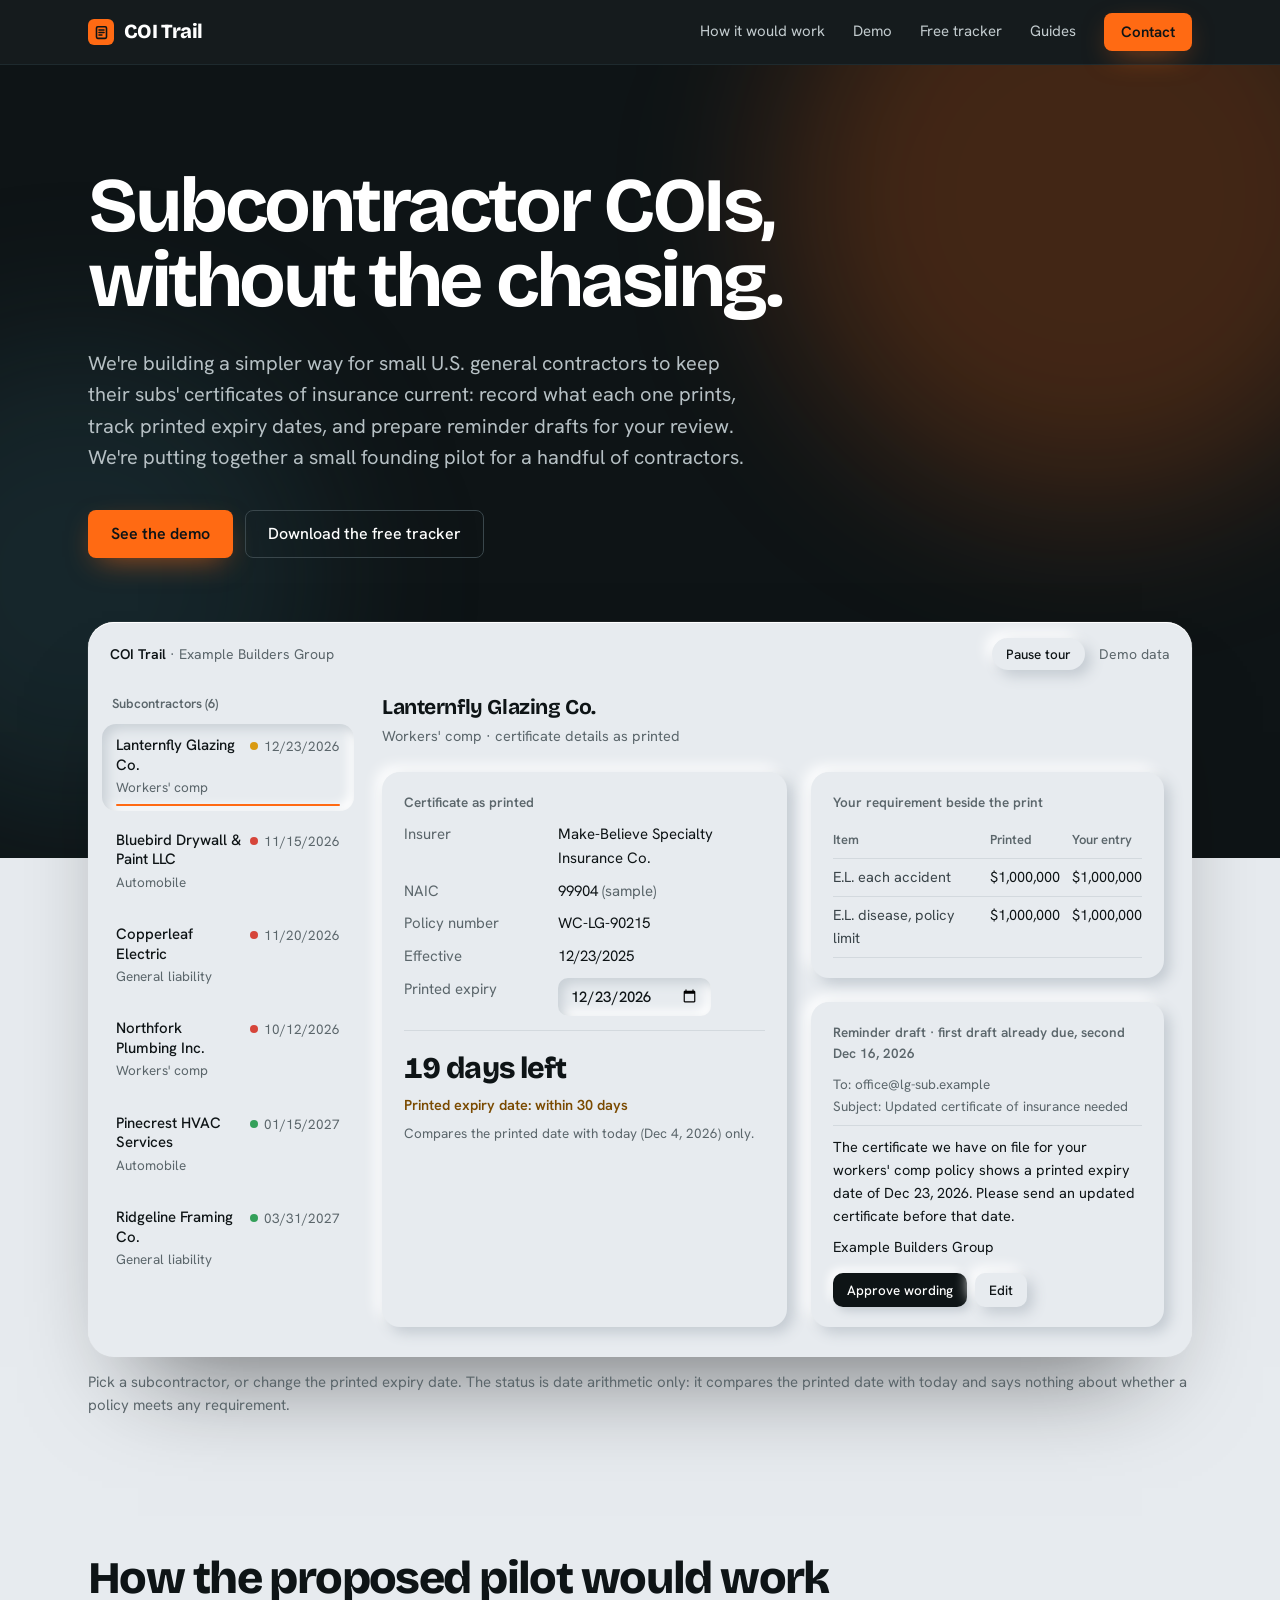
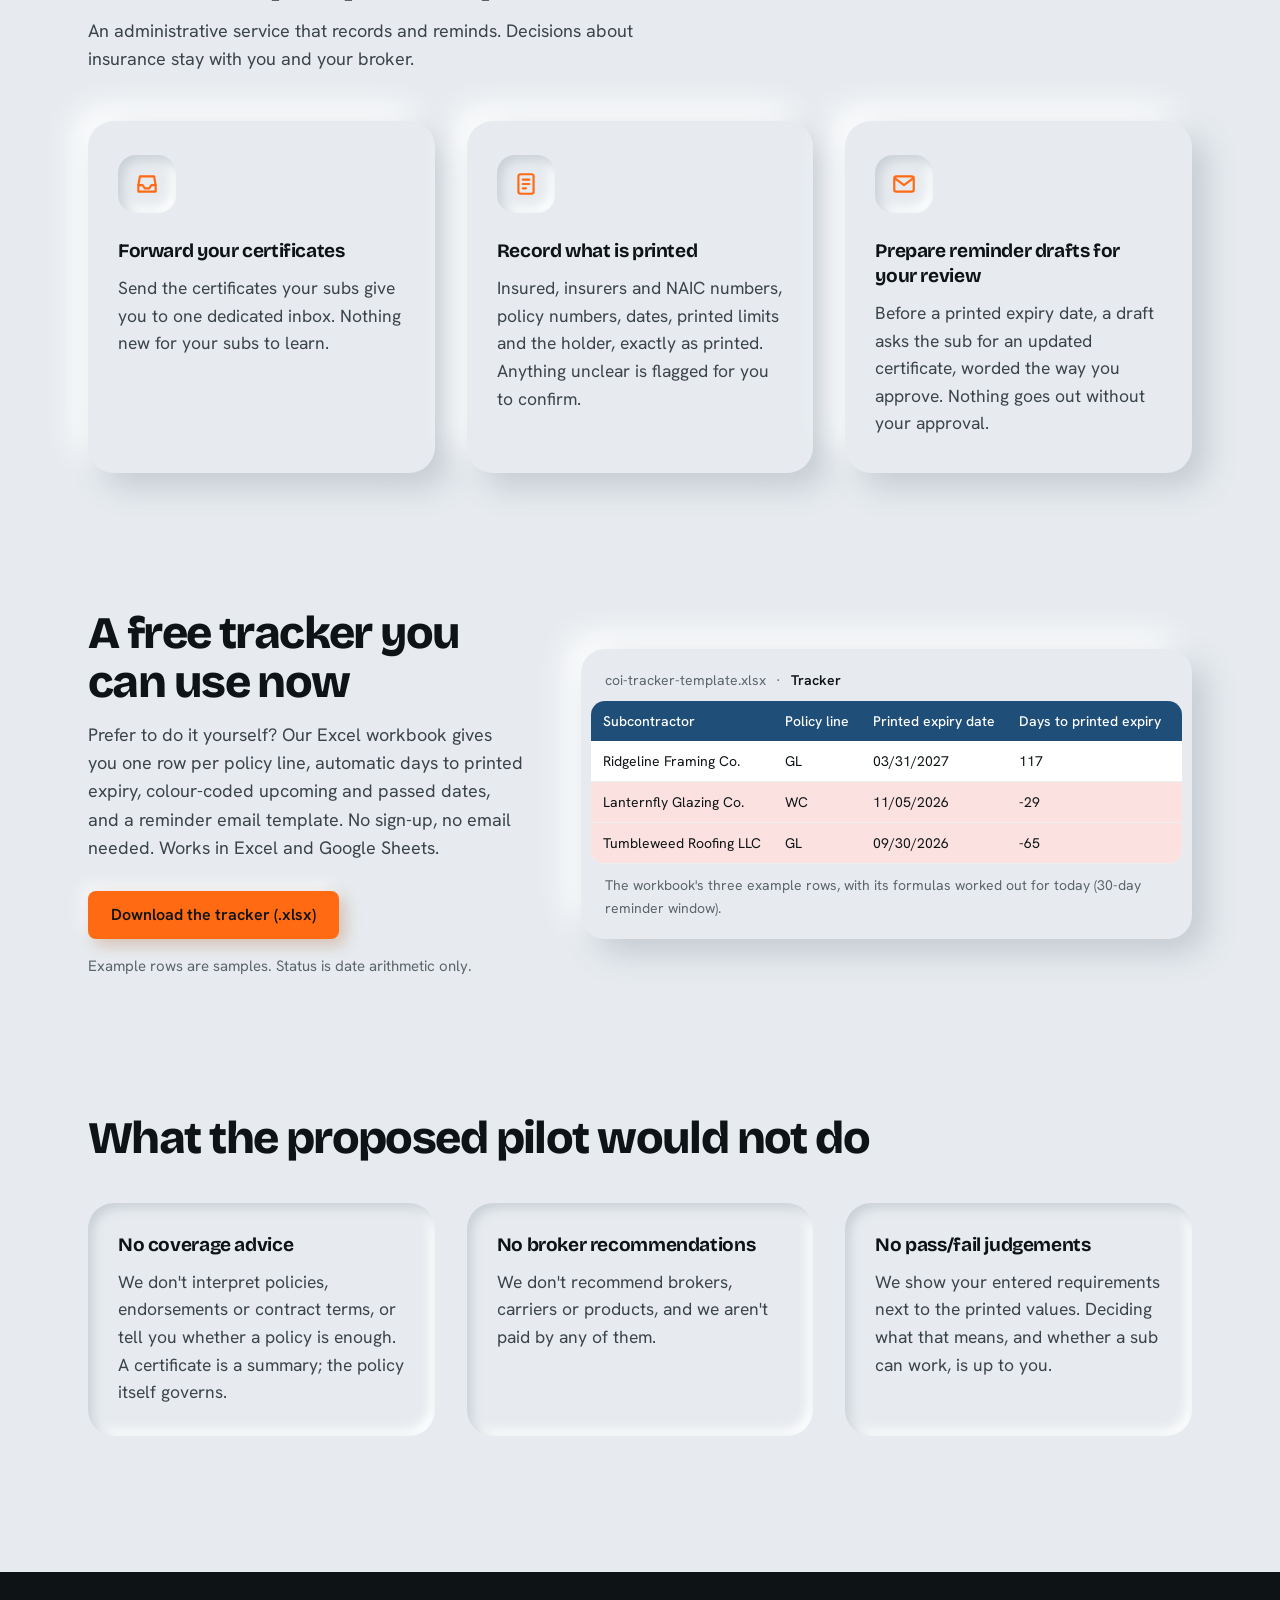
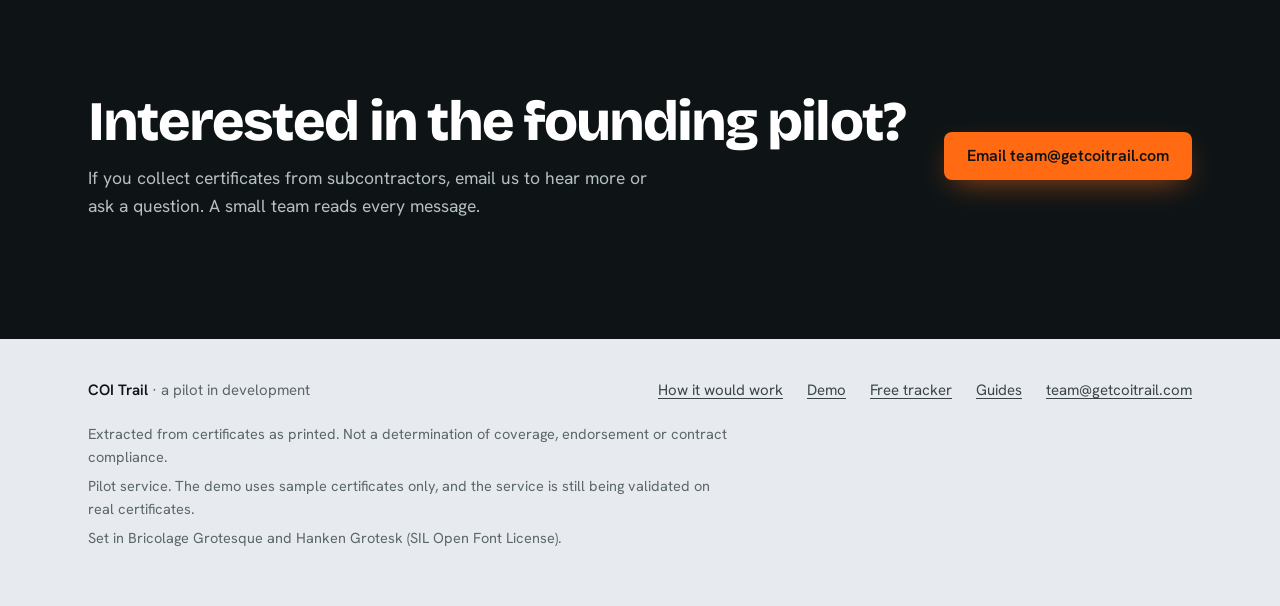
<file: index.html>
<!doctype html>
<html lang="en">
<head>
<meta charset="utf-8">
<meta name="viewport" content="width=device-width, initial-scale=1">
<meta name="color-scheme" content="light">
<title>COI Trail: subcontractor COI tracking for small general contractors (pilot)</title>
<meta name="description" content="We're building a simpler way for small US general contractors to track subcontractor certificates of insurance: record what each certificate prints, track printed expiry dates and prepare reminder drafts for review. A small founding pilot is being put together for a handful of contractors; the demo uses sample data.">
<link rel="canonical" href="https://coitrail.com/">
<meta property="og:type" content="website">
<meta property="og:url" content="https://coitrail.com/">
<meta property="og:title" content="COI Trail: subcontractor COI tracking (pilot in development)">
<meta property="og:description" content="A proposed service to record what subcontractor certificates print, track printed expiry dates and prepare reminder drafts. Founding pilot in preparation; demo uses sample data.">
<meta name="twitter:card" content="summary">
<script type="application/ld+json">{"@context":"https://schema.org","@type":"Organization","name":"COI Trail","url":"https://coitrail.com/","email":"team@getcoitrail.com","description":"Pilot in development: a proposed administrative service that would record printed details on subcontractor certificates of insurance and track printed expiry dates for small US general contractors."}</script>
<link rel="preload" href="fonts-v8/bricolage-grotesque-800.woff2" as="font" type="font/woff2" crossorigin>
<link rel="preload" href="fonts-v8/hanken-grotesk-400.woff2" as="font" type="font/woff2" crossorigin>
<link rel="stylesheet" href="fonts-v8/fonts.css">
<style>
  :root {
    --page: #FFFFFF;
    --surface: #FFFFFF;
    --ink: #0E1416;
    --body: #3A4449;
    --muted: #5B666B;
    --line: #DDE2E4;
    --line-2: #ECEFF0;
    --accent: #FF6A13;
    --accent-hover: #F25A00;
    --accent-ink: #0E1416;
    --accent-soft: #FFF0E6;
    --warning: #7A4A00;
    --warning-soft: #FFF4D6;
    --ok: #1B6B3A;
    --bad: #A1261C;
    --font: "Hanken Grotesk", -apple-system, BlinkMacSystemFont, "Helvetica Neue", Arial, sans-serif;
    --wrap: 1200px;
  }

  * { box-sizing: border-box; }
  html { -webkit-text-size-adjust: 100%; scroll-behavior: smooth; scroll-padding-top: 80px; }
  @media (prefers-reduced-motion: reduce) { html { scroll-behavior: auto; } * { transition: none !important; } }
  body { margin: 0; background: var(--page); color: var(--body); font: 400 17.5px/1.58 var(--font); -webkit-font-smoothing: antialiased; }
  h1, h2, h3 { color: var(--ink); margin: 0; font-weight: 600; }
  h1 { font-size: clamp(32px, 1.6rem + 2.6vw, 60px); line-height: 1.06; letter-spacing: -0.025em; max-width: 24ch; }
  h2 { font-size: clamp(27px, 1.4rem + 1.1vw, 38px); line-height: 1.15; letter-spacing: -0.018em; }
  h3 { font-size: 19px; line-height: 1.3; letter-spacing: -0.005em; }
  p { margin: 0; }
  a { color: var(--ink); text-underline-offset: 3px; }
  :focus-visible { outline: 3px solid #1F6FEB; outline-offset: 2px; border-radius: 4px; }
  .wrap { max-width: var(--wrap); margin: 0 auto; padding: 0 48px; }
  @media (max-width: 760px) { .wrap { padding: 0 20px; } }
  .vh { position: absolute !important; width: 1px; height: 1px; margin: -1px; overflow: hidden; clip: rect(0 0 0 0); white-space: nowrap; }
  .skip { position: absolute; left: -999px; top: 8px; background: var(--ink); color: #fff; padding: 10px 14px; z-index: 30; border-radius: 6px; }
  .skip:focus { left: 8px; }
  .num { font-variant-numeric: tabular-nums; }
  .fict { color: var(--muted); font-weight: 400; }

  .btn { display: inline-flex; align-items: center; justify-content: center; gap: 8px; min-height: 48px; padding: 0 22px; border-radius: 8px; font: 500 16px/1 var(--font); text-decoration: none; border: 1px solid transparent; cursor: pointer; transition: background .15s ease, border-color .15s ease; }
  .btn-primary { background: var(--accent); color: var(--accent-ink); font-weight: 600; }
  .btn-primary:hover { background: var(--accent-hover); }
  .btn-secondary { background: var(--surface); color: var(--ink); border-color: var(--line); }
  .btn-secondary:hover { border-color: #b9c6cb; }

  /* Banner + header */
  .pilot { background: var(--ink); color: #EEF3F4; font-size: 15px; line-height: 1.45; }
  .pilot .wrap { padding-top: 10px; padding-bottom: 10px; }
  .pilot strong { font-weight: 600; color: #fff; }
  .site-header { position: sticky; top: 0; z-index: 20; background: rgba(255, 255, 255, .97); border-bottom: 1px solid var(--line-2); }
  .site-header .wrap { display: flex; align-items: center; justify-content: space-between; height: 64px; gap: 20px; }
  .brand { display: inline-flex; align-items: center; gap: 10px; text-decoration: none; color: var(--ink); font-weight: 600; font-size: 18px; letter-spacing: -0.01em; }
  .brand-mark { width: 26px; height: 26px; border-radius: 6px; background: var(--accent); display: grid; place-items: center; }
  .nav { display: flex; align-items: center; gap: 28px; }
  .nav a { color: var(--body); text-decoration: none; font-size: 15px; }
  .nav a:hover { color: var(--ink); }
  .nav .btn { min-height: 38px; padding: 0 16px; font-size: 15px; color: var(--accent-ink); }
  .nav .btn:hover { color: var(--accent-ink); }
  @media (max-width: 860px) { .nav a.opt { display: none; } .nav { gap: 18px; } }

  /* Hero */
  .hero { padding-top: 88px; }
  .hero-sub { margin-top: 22px; font-size: clamp(18px, 1rem + .35vw, 20px); color: var(--body); max-width: 62ch; }
  .hero-actions { margin-top: 32px; display: flex; gap: 12px; flex-wrap: wrap; }
  @media (max-width: 760px) { .hero { padding-top: 48px; } }

  /* Product shot */
  .shot { margin-top: 56px; }
  .app { background: var(--surface); border: 1px solid var(--line); border-radius: 14px; overflow: hidden; box-shadow: 0 1px 2px rgba(16, 40, 48, .04), 0 24px 48px -28px rgba(16, 40, 48, .22); }
  .app-bar { display: flex; align-items: center; justify-content: space-between; gap: 12px; padding: 12px 18px; border-bottom: 1px solid var(--line-2); font-size: 14px; color: var(--muted); }
  .app-bar b { color: var(--ink); font-weight: 600; }
  .tag { font-size: 14px; color: var(--muted); }
  .app-body { display: grid; grid-template-columns: 280px minmax(0, 1fr); min-height: 520px; }
  .side { border-right: 1px solid var(--line-2); padding: 14px 10px; background: #FAFBFB; }
  .side-h { font-size: 13px; font-weight: 600; color: var(--muted); padding: 4px 10px 10px; }
  .sub-btn { display: grid; grid-template-columns: 1fr auto; gap: 2px 8px; width: 100%; text-align: left; border: 0; background: transparent; padding: 10px 10px; border-radius: 8px; cursor: pointer; font: inherit; color: var(--ink); }
  .sub-btn:hover { background: #F1F4F5; }
  .sub-btn[aria-current="true"] { background: var(--accent-soft); }
  .sub-btn .nm { font-size: 15px; font-weight: 500; line-height: 1.3; }
  .sub-btn .ln { font-size: 13.5px; color: var(--muted); grid-column: 1; }
  .sub-btn .dt { font-size: 13.5px; color: var(--muted); grid-row: 1; grid-column: 2; text-align: right; }
  .dot { width: 8px; height: 8px; border-radius: 50%; display: inline-block; margin-right: 6px; vertical-align: 1px; }
  .d-future { background: #34A05A; } .d-soon { background: #D99A12; } .d-past { background: #D6453A; }
  .main { padding: 24px 28px 28px; display: grid; grid-template-columns: minmax(0, 1.15fr) minmax(0, 1fr); gap: 24px; align-content: start; }
  .rec-h { grid-column: 1 / -1; display: flex; justify-content: space-between; align-items: flex-start; gap: 16px; flex-wrap: wrap; }
  .rec-h h3 { font-size: 21px; }
  .rec-h .sub { font-size: 14.5px; color: var(--muted); margin-top: 4px; }
  .box { border: 1px solid var(--line-2); border-radius: 10px; padding: 16px 18px; }
  .box-h { font-size: 13.5px; font-weight: 600; color: var(--muted); margin-bottom: 10px; }
  .kv { display: grid; grid-template-columns: 140px 1fr; gap: 9px 14px; margin: 0; font-size: 15px; }
  .kv dt { color: var(--muted); } .kv dd { margin: 0; color: var(--ink); }
  .exp-row { display: flex; align-items: center; gap: 10px; flex-wrap: wrap; }
  .exp-row input { font: 500 15px var(--font); color: var(--ink); border: 1px solid #B8C4CA; border-radius: 6px; padding: 5px 8px; background: #fff; }
  .exp-row input:hover { border-color: var(--accent); }
  .status { margin-top: 14px; padding-top: 14px; border-top: 1px solid var(--line-2); }
  .status .big { font-size: 26px; font-weight: 600; color: var(--ink); letter-spacing: -0.015em; }
  .status .lbl { font-size: 14.5px; font-weight: 600; margin-top: 2px; }
  .s-future { color: var(--ok); } .s-soon { color: var(--warning); } .s-past { color: var(--bad); }
  .status .note { font-size: 13.5px; color: var(--muted); margin-top: 6px; }
  .cmp { width: 100%; border-collapse: collapse; font-size: 14.5px; }
  .cmp th, .cmp td { text-align: left; padding: 7px 0; border-bottom: 1px solid var(--line-2); vertical-align: top; }
  .cmp thead th { font-size: 13px; color: var(--muted); font-weight: 600; }
  .cmp tbody th { font-weight: 400; color: var(--body); }
  .cmp td { color: var(--ink); }
  .cmp th + th, .cmp th + td, .cmp td + td { padding-left: 12px; }
  .na { color: var(--muted); font-style: italic; }
  .mail { font-size: 14.5px; color: var(--ink); }
  .mail .meta { color: var(--muted); font-size: 13.5px; padding-bottom: 8px; margin-bottom: 10px; border-bottom: 1px solid var(--line-2); }
  .mail p + p { margin-top: 8px; }
  .acts { display: flex; gap: 8px; margin-top: 14px; flex-wrap: wrap; }
  .ui-btn { font: 500 13.5px var(--font); padding: 7px 12px; border-radius: 6px; border: 1px solid #B8C4CA; background: #fff; color: var(--ink); }
  .ui-btn.primary { background: var(--ink); border-color: var(--ink); color: #fff; }
  .flag { margin-top: 12px; padding: 10px 12px; border-radius: 8px; background: var(--warning-soft); color: var(--warning); font-size: 14px; }
  .shot-cap { margin-top: 14px; font-size: 15px; color: var(--muted); }
  @media (max-width: 980px) { .main { grid-template-columns: 1fr; } }
  @media (max-width: 760px) {
    .app-body { grid-template-columns: 1fr; }
    .side { border-right: 0; border-bottom: 1px solid var(--line-2); display: flex; overflow-x: auto; gap: 6px; padding: 10px; }
    .side-h { display: none; }
    .sub-btn { flex: 0 0 auto; width: auto; min-width: 190px; }
    .main { padding: 18px; }
    .kv { grid-template-columns: 112px 1fr; font-size: 14.5px; }
  }

  /* Sections */
  section.sec { padding: 112px 0 0; }
  @media (max-width: 760px) { section.sec { padding-top: 72px; } }
  .sec-intro { margin-top: 14px; max-width: 62ch; font-size: 18px; }
  .steps { margin: 48px 0 0; padding: 0; list-style: none; display: grid; grid-template-columns: repeat(3, 1fr); gap: 48px; }
  .steps li { padding: 0; }
  .steps .n { font-size: 15px; font-weight: 600; color: var(--muted); margin-bottom: 10px; }
  .steps p { margin-top: 10px; }
  @media (max-width: 900px) { .steps { grid-template-columns: 1fr; gap: 16px; } }

  .split { display: grid; grid-template-columns: minmax(0, 5fr) minmax(0, 7fr); gap: 56px; align-items: center; }
  @media (max-width: 900px) { .split { grid-template-columns: 1fr; gap: 32px; } }
  .split .actions { margin-top: 28px; display: flex; gap: 12px; flex-wrap: wrap; }
  .small { font-size: 15px; color: var(--muted); margin-top: 16px; }
  .sheet { background: var(--surface); border: 1px solid var(--line); border-radius: 12px; overflow: hidden; }
  .sheet-bar { display: flex; gap: 10px; align-items: center; padding: 10px 14px; border-bottom: 1px solid var(--line-2); font-size: 14px; color: var(--muted); }
  .sheet-bar b { color: var(--ink); font-weight: 600; }
  .sheet-scroll { overflow-x: auto; }
  .sheet table { border-collapse: collapse; width: 100%; min-width: 560px; font-size: 14px; }
  .sheet th { text-align: left; background: #1F4E79; color: #fff; font-weight: 500; padding: 9px 12px; white-space: nowrap; }
  .sheet td { padding: 9px 12px; border-bottom: 1px solid var(--line-2); white-space: nowrap; color: var(--ink); }
  .sheet tr.r-soon td { background: #FFF4D6; } .sheet tr.r-past td { background: #FBE1DF; }
  .sheet-cap { padding: 10px 14px; font-size: 14px; color: var(--muted); }

  .nots { margin: 40px 0 0; padding: 0; list-style: none; display: grid; grid-template-columns: repeat(3, 1fr); gap: 40px; }
  .nots li { border-top: 2px solid var(--ink); padding-top: 20px; }
  .nots p { margin-top: 10px; }
  @media (max-width: 900px) { .nots { grid-template-columns: 1fr; gap: 28px; } }

  .contact { margin-top: 112px; background: #F4F6F7; border-top: 1px solid var(--line-2); border-bottom: 1px solid var(--line-2); padding: 88px 0; }
  .contact .wrap { display: flex; justify-content: space-between; align-items: center; gap: 32px; flex-wrap: wrap; }
  .contact p { margin-top: 12px; max-width: 56ch; }

  footer { padding: 40px 0 56px; font-size: 15px; color: var(--muted); }
  .f-top { display: flex; justify-content: space-between; gap: 20px; flex-wrap: wrap; align-items: baseline; }
  .f-top nav { display: flex; gap: 24px; flex-wrap: wrap; }
  .f-top a { color: var(--body); }
  .legal { margin-top: 20px; max-width: 80ch; font-size: 14.5px; }
  .legal p + p { margin-top: 6px; }

  /* v6: dark top, bold type, overlap, motion */
  .pilot { background: #172024; color: #DCE3E5; }
  .site-header { background: rgba(14, 20, 22, .97); border-bottom: 1px solid #1E2A2E; }
  .brand { color: #FFFFFF; }
  .nav a { color: #C3CCCF; }
  .nav a:hover { color: #FFFFFF; }
  .hero-band { background: #0E1416; padding-bottom: 300px; }
  .hero { padding-top: 104px; }
  .hero h1 { color: #FFFFFF; font-size: clamp(40px, 1.6rem + 4vw, 88px); font-weight: 700; line-height: 1.0; letter-spacing: -0.035em; max-width: 15ch; }
  .hero-sub { color: #B6C0C4; margin-top: 28px; max-width: 60ch; }
  .hero-actions { margin-top: 36px; }
  .hero .btn-secondary { background: transparent; color: #FFFFFF; border-color: #3A474C; }
  .hero .btn-secondary:hover { border-color: #8A979C; }
  .shot-wrap { margin-top: -236px; position: relative; }
  .shot { margin-top: 0; }
  .app { box-shadow: 0 40px 80px -40px rgba(0, 0, 0, .55); border-color: #DDE2E4; }
  h2 { font-size: clamp(30px, 1.3rem + 1.9vw, 48px); font-weight: 700; letter-spacing: -0.03em; line-height: 1.08; }
  section.sec { padding-top: 136px; }
  .btn { transition: background .15s ease, border-color .15s ease, transform .15s ease; }
  .btn:hover { transform: translateY(-1px); }
  .btn:active { transform: translateY(0); }
  .sub-btn { transition: background .15s ease; }
  @keyframes rise { from { opacity: 0; transform: translateY(18px); } to { opacity: 1; transform: none; } }
  .rise { animation: rise .8s cubic-bezier(.2, .7, .1, 1) both; }
  .d1 { animation-delay: .08s; } .d2 { animation-delay: .16s; } .d3 { animation-delay: .3s; animation-duration: 1s; }
  .reveal { opacity: 0; transform: translateY(22px); transition: opacity .7s cubic-bezier(.2, .7, .1, 1), transform .7s cubic-bezier(.2, .7, .1, 1); }
  .reveal.in { opacity: 1; transform: none; }
  .no-js .reveal { opacity: 1; transform: none; }
  @keyframes bump { 0% { transform: scale(.96); opacity: .5; } 100% { transform: none; opacity: 1; } }
  .status .big.bump { animation: bump .35s ease both; display: inline-block; }
  @media (max-width: 760px) { .hero-band { padding-bottom: 180px; } .shot-wrap { margin-top: -140px; } .hero { padding-top: 56px; } section.sec { padding-top: 88px; } }
  @media (prefers-reduced-motion: reduce) { .rise, .status .big.bump { animation: none !important; } .reveal { opacity: 1 !important; transform: none !important; transition: none !important; } .btn:hover { transform: none; } }
  .contact { background: #0E1416; border: 0; padding: 120px 0; margin-top: 136px; }
  .contact h2 { color: #FFFFFF; font-size: clamp(32px, 1.4rem + 2.6vw, 60px); }
  .contact p { color: #B6C0C4; }

  /* v7: neumorphism (light half) */
  :root { --neu: #E7EBEF; --neu-hi: #FFFFFF; --neu-lo: #C3CAD1;
    --raise: 14px 14px 32px var(--neu-lo), -14px -14px 32px var(--neu-hi);
    --raise-sm: 6px 6px 14px var(--neu-lo), -6px -6px 14px var(--neu-hi);
    --press: inset 5px 5px 11px #C9D0D6, inset -5px -5px 11px #FFFFFF; }
  body { background: var(--neu); }
  .app { background: var(--neu); border: 0; border-radius: 26px; box-shadow: 0 60px 100px -50px rgba(0,0,0,.55), 0 0 0 1px rgba(255,255,255,.06), inset 0 1px 0 #fff; }
  .app-bar { border-bottom: 0; padding: 16px 22px 6px; }
  .side { background: transparent; border-right: 0; padding: 14px 14px 20px; }
  .sub-btn { border-radius: 14px; margin-bottom: 8px; padding: 12px 14px; transition: box-shadow .25s ease, background .25s ease; position: relative; overflow: hidden; }
  .sub-btn:hover { background: transparent; box-shadow: var(--raise-sm); }
  .sub-btn[aria-current="true"] { background: var(--neu); box-shadow: var(--press); }
  .sub-btn .bar { position: absolute; left: 14px; right: 14px; bottom: 5px; height: 2px; border-radius: 2px; background: var(--accent); transform-origin: left; transform: scaleX(0); }
  .sub-btn .bar.run { animation: tour var(--tour, 5s) linear forwards; }
  @keyframes tour { to { transform: scaleX(1); } }
  .main { padding: 18px 28px 30px 14px; }
  .box { border: 0; border-radius: 18px; padding: 20px 22px; background: var(--neu); box-shadow: var(--raise-sm); }
  .exp-row input { border: 0; border-radius: 10px; padding: 8px 12px; background: var(--neu); box-shadow: var(--press); }
  .status, .mail .meta, .cmp th, .cmp td { border-color: #D3D9DE; }
  .ui-btn { border: 0; border-radius: 10px; padding: 8px 14px; background: var(--neu); box-shadow: var(--raise-sm); }
  .ui-btn.primary { background: var(--ink); box-shadow: 4px 4px 10px var(--neu-lo), -4px -4px 10px var(--neu-hi); }
  .tour-btn { font: 500 13.5px var(--font); color: var(--ink); background: var(--neu); border: 0; border-radius: 999px; padding: 7px 14px; box-shadow: var(--raise-sm); cursor: pointer; display: inline-flex; align-items: center; gap: 8px; }
  .tour-btn:active, .tour-btn[aria-pressed="true"] { box-shadow: var(--press); }
  .app-bar .right { display: inline-flex; align-items: center; gap: 14px; }
  .steps { gap: 32px; }
  .steps li { background: var(--neu); border-radius: 26px; padding: 34px 30px 36px; box-shadow: var(--raise); transition: box-shadow .35s ease, transform .35s ease; }
  .steps li:hover { transform: translateY(-4px); box-shadow: 20px 20px 44px var(--neu-lo), -20px -20px 44px var(--neu-hi); }
  .ico { width: 58px; height: 58px; border-radius: 18px; box-shadow: var(--press); display: grid; place-items: center; margin-bottom: 26px; }
  .ico svg { width: 26px; height: 26px; }
  .nots { gap: 32px; }
  .nots li { border-top: 0; background: var(--neu); border-radius: 26px; padding: 30px; box-shadow: var(--press); }
  .sheet { border: 0; border-radius: 24px; background: var(--neu); box-shadow: var(--raise); padding: 10px; }
  .sheet-scroll { border-radius: 14px; background: #fff; }
  .sheet-bar { border-bottom: 0; }
  .btn-primary { box-shadow: 6px 6px 16px rgba(160, 80, 20, .28), -6px -6px 16px rgba(255, 255, 255, .7); }
  .hero .btn-primary, .contact .btn-primary, .nav .btn-primary { box-shadow: 0 10px 30px -10px rgba(255, 106, 19, .65); }
  .btn-primary:active { box-shadow: inset 4px 4px 10px rgba(120, 50, 0, .35); transform: translateY(1px); }
  .split .btn-secondary, .sec .btn-secondary { background: var(--neu); border: 0; box-shadow: var(--raise-sm); }

  /* v7: motion */
  .hero-band { position: relative; overflow: hidden; }
  .hero-band::before, .hero-band::after { content: ""; position: absolute; border-radius: 50%; filter: blur(80px); pointer-events: none; }
  .hero-band::before { width: 620px; height: 620px; right: -120px; top: -180px; background: rgba(255, 106, 19, .22); animation: drift 18s ease-in-out infinite alternate; }
  .hero-band::after { width: 480px; height: 480px; left: -160px; bottom: 40px; background: rgba(60, 120, 140, .18); animation: drift 22s ease-in-out infinite alternate-reverse; }
  @keyframes drift { from { transform: translate(0, 0) scale(1); } to { transform: translate(-140px, 120px) scale(1.15); } }
  .hero > * { position: relative; z-index: 1; }
  .w { display: inline-block; opacity: 0; transform: translateY(.45em) rotate(2deg); filter: blur(6px); animation: word .9s cubic-bezier(.2, .7, .1, 1) forwards; }
  @keyframes word { to { opacity: 1; transform: none; filter: none; } }
  .hero h1.split-done { animation: none; }
  .main.swap > * { animation: fadeup .5s cubic-bezier(.2, .7, .1, 1) both; }
  .main.swap > *:nth-child(2) { animation-delay: .06s; } .main.swap > *:nth-child(3) { animation-delay: .12s; }
  @keyframes fadeup { from { opacity: 0; transform: translateY(12px); } to { opacity: 1; transform: none; } }
  .steps.reveal, .nots.reveal { opacity: 1; transform: none; }
  .steps.reveal > li, .nots.reveal > li { opacity: 0; transform: translateY(34px) scale(.97); transition: opacity .8s cubic-bezier(.2, .7, .1, 1), transform .8s cubic-bezier(.2, .7, .1, 1), box-shadow .35s ease; }
  .steps.reveal.in > li, .nots.reveal.in > li { opacity: 1; transform: none; }
  .steps.reveal.in > li:hover { transform: translateY(-4px); }
  .reveal.in > li:nth-child(2) { transition-delay: .12s; } .reveal.in > li:nth-child(3) { transition-delay: .24s; }
  .steps.reveal.in > li:hover { transition-delay: 0s; }
  .sheet.in tbody tr { animation: fadeup .6s cubic-bezier(.2, .7, .1, 1) both; }
  .sheet.in tbody tr:nth-child(1) { animation-delay: .35s; } .sheet.in tbody tr:nth-child(2) { animation-delay: .5s; } .sheet.in tbody tr:nth-child(3) { animation-delay: .65s; }
  @supports (animation-timeline: view()) {
    .app { animation: settle linear both; animation-timeline: view(); animation-range: entry 0% cover 40%; }
    @keyframes settle { from { transform: perspective(1400px) rotateX(9deg) scale(.95); } to { transform: none; } }
  }
  @media (max-width: 760px) { .app-bar { flex-direction: column; align-items: flex-start; gap: 10px; } .app-bar .right { width: 100%; justify-content: space-between; } .main { padding: 16px; } .side { padding: 10px; } .sub-btn { margin-bottom: 0; } .hero-band::before { width: 360px; height: 360px; } }
  @media (prefers-reduced-motion: reduce) {
    .hero-band::before, .hero-band::after, .app, .main.swap > *, .sheet.in tbody tr, .sub-btn .bar.run { animation: none !important; }
    .w { animation: none !important; opacity: 1; transform: none; filter: none; }
    .steps.reveal > li, .nots.reveal > li { opacity: 1 !important; transform: none !important; transition: none !important; }
  }
  .no-js .steps.reveal > li, .no-js .nots.reveal > li { opacity: 1; transform: none; }

  /* v8: type */
  :root { --display: "Bricolage Grotesque", "Hanken Grotesk", -apple-system, sans-serif; }
  h1, h2, .contact h2 { font-family: var(--display); font-weight: 800; }
  .hero h1 { letter-spacing: -0.045em; line-height: .98; }
  h2 { letter-spacing: -0.035em; }
  h3, .rec-h h3 { font-family: var(--display); font-weight: 700; letter-spacing: -0.02em; }
  .brand { font-family: var(--display); font-weight: 800; letter-spacing: -0.03em; font-size: 20px; }
  .status .big { font-family: var(--display); font-weight: 800; font-size: 30px; letter-spacing: -0.03em; }
  .num, .kv dd, .cmp td { font-variant-numeric: tabular-nums; }
</style>
</head>
<body class="no-js">
<a class="skip" href="#main">Skip to content</a>


<header class="site-header">
  <div class="wrap">
    <a class="brand" href="#top" aria-label="COI Trail home">
      <span class="brand-mark" aria-hidden="true"><svg width="15" height="15" viewBox="0 0 18 18" fill="none"><rect x="3" y="2" width="12" height="14" rx="1.5" stroke="#0E1416" stroke-width="1.9"/><path d="M6 6h6M6 9h6M6 12h3.5" stroke="#0E1416" stroke-width="1.9" stroke-linecap="round"/></svg></span>
      COI Trail
    </a>
    <nav class="nav" aria-label="Primary">
      <a href="#how" class="opt">How it would work</a>
      <a href="#demo" class="opt">Demo</a>
      <a href="#tracker" class="opt">Free tracker</a>
      <a href="/guides/">Guides</a>
      <a class="btn btn-primary" href="#contact">Contact</a>
    </nav>
  </div>
</header>

<main id="main">
  <div class="hero-band">
  <div class="hero wrap" id="top">
    <h1 class="rise">Subcontractor COIs, without the chasing.</h1>
    <p class="hero-sub rise d1">We're building a simpler way for small U.S. general contractors to keep their subs' certificates of insurance current: record what each one prints, track printed expiry dates, and prepare reminder drafts for your review. We're putting together a small founding pilot for a handful of contractors.</p>
    <div class="hero-actions rise d2">
      <a class="btn btn-primary" href="#demo">See the demo</a>
      <a class="btn btn-secondary" href="coi-tracker-template.xlsx" download>Download the free tracker</a>
    </div>
  </div>
  </div>
  <div class="wrap shot-wrap">
    <div class="shot rise d3" id="demo">
      <h2 class="vh">See the workflow</h2>
      <div class="app" role="group" aria-label="Demo of the proposed workflow">
        <div class="app-bar"><span><b>COI Trail</b> · Example Builders Group</span><span class="right"><button type="button" class="tour-btn" id="tour" aria-pressed="false">Pause tour</button><span class="tag">Demo data</span></span></div>
        <div class="app-body">
          <div class="side" role="list" aria-label="Subcontractors" id="subs"></div>
          <div class="main" id="rec" aria-live="polite"></div>
        </div>
      </div>
      <p class="shot-cap">Pick a subcontractor, or change the printed expiry date. The status is date arithmetic only: it compares the printed date with today and says nothing about whether a policy meets any requirement.</p>
    </div>
  </div>

  <section class="sec" id="how" aria-labelledby="how-h">
    <div class="wrap">
      <h2 class="reveal" id="how-h">How the proposed pilot would work</h2>
      <p class="sec-intro reveal">An administrative service that records and reminds. Decisions about insurance stay with you and your broker.</p>
      <ol class="steps reveal">
        <li><div class="ico" aria-hidden="true"><svg viewBox="0 0 24 24" fill="none" stroke="#FF6A13" stroke-width="2" stroke-linecap="round" stroke-linejoin="round"><path d="M4 13h4l2 3h4l2-3h4"/><path d="M5.5 5h13L20 13v6H4v-6z"/></svg></div><h3>Forward your certificates</h3><p>Send the certificates your subs give you to one dedicated inbox. Nothing new for your subs to learn.</p></li>
        <li><div class="ico" aria-hidden="true"><svg viewBox="0 0 24 24" fill="none" stroke="#FF6A13" stroke-width="2" stroke-linecap="round" stroke-linejoin="round"><rect x="5" y="3" width="14" height="18" rx="2"/><path d="M9 8h6M9 12h6M9 16h3"/></svg></div><h3>Record what is printed</h3><p>Insured, insurers and NAIC numbers, policy numbers, dates, printed limits and the holder, exactly as printed. Anything unclear is flagged for you to confirm.</p></li>
        <li><div class="ico" aria-hidden="true"><svg viewBox="0 0 24 24" fill="none" stroke="#FF6A13" stroke-width="2" stroke-linecap="round" stroke-linejoin="round"><rect x="3" y="5" width="18" height="14" rx="2"/><path d="m4 7 8 6 8-6"/></svg></div><h3>Prepare reminder drafts for your review</h3><p>Before a printed expiry date, a draft asks the sub for an updated certificate, worded the way you approve. Nothing goes out without your approval.</p></li>
      </ol>
    </div>
  </section>

  <section class="sec" id="tracker" aria-labelledby="tpl-h">
    <div class="wrap split">
      <div>
        <h2 class="reveal" id="tpl-h">A free tracker you can use now</h2>
        <p class="sec-intro">Prefer to do it yourself? Our Excel workbook gives you one row per policy line, automatic days to printed expiry, colour-coded upcoming and passed dates, and a reminder email template. No sign-up, no email needed. Works in Excel and Google Sheets.</p>
        <div class="actions"><a class="btn btn-primary" href="coi-tracker-template.xlsx" download>Download the tracker (.xlsx)</a></div>
        <p class="small">Example rows are samples. Status is date arithmetic only.</p>
      </div>
      <figure class="sheet reveal" style="margin:0" aria-label="Preview of the Tracker sheet in the downloadable workbook">
        <div class="sheet-bar"><span>coi-tracker-template.xlsx</span><span aria-hidden="true">·</span><b>Tracker</b></div>
        <div class="sheet-scroll">
          <table>
            <thead><tr><th>Subcontractor</th><th>Policy line</th><th>Printed expiry date</th><th>Days to printed expiry</th><th>Status (dates only)</th></tr></thead>
            <tbody id="sheet-body"></tbody>
          </table>
        </div>
        <figcaption class="sheet-cap">The workbook's three example rows, with its formulas worked out for today (30-day reminder window).</figcaption>
      </figure>
    </div>
  </section>

  <section class="sec" id="scope" aria-labelledby="scope-h">
    <div class="wrap">
      <h2 class="reveal" id="scope-h">What the proposed pilot would not do</h2>
      <ul class="nots reveal">
        <li><h3>No coverage advice</h3><p>We don't interpret policies, endorsements or contract terms, or tell you whether a policy is enough. A certificate is a summary; the policy itself governs.</p></li>
        <li><h3>No broker recommendations</h3><p>We don't recommend brokers, carriers or products, and we aren't paid by any of them.</p></li>
        <li><h3>No pass/fail judgements</h3><p>We show your entered requirements next to the printed values. Deciding what that means, and whether a sub can work, is up to you.</p></li>
      </ul>
    </div>
  </section>

  <section class="contact" id="contact" aria-labelledby="contact-h">
    <div class="wrap">
      <div>
        <h2 id="contact-h">Interested in the founding pilot?</h2>
        <p>If you collect certificates from subcontractors, email us to hear more or ask a question. A small team reads every message.</p>
      </div>
      <a class="btn btn-primary" href="mailto:team@getcoitrail.com?subject=COI%20Trail%20pilot">Email team@getcoitrail.com</a>
    </div>
  </section>
</main>

<footer>
  <div class="wrap">
    <div class="f-top">
      <span><b style="color:var(--ink);font-weight:600">COI Trail</b> · a pilot in development</span>
      <nav aria-label="Footer"><a href="#how">How it would work</a><a href="#demo">Demo</a><a href="#tracker">Free tracker</a><a href="/guides/">Guides</a><a href="mailto:team@getcoitrail.com">team@getcoitrail.com</a></nav>
    </div>
    <div class="legal">
      <p class="disclaimer">Extracted from certificates as printed. Not a determination of coverage, endorsement or contract compliance.</p>
      <p>Pilot service. The demo uses sample certificates only, and the service is still being validated on real certificates.</p>
      <p>Set in Bricolage Grotesque and Hanken Grotesk (SIL Open Font License).</p>
    </div>
  </div>
</footer>

<script>
(function () {
  // Fictional sample certificates. All names, insurers, NAIC codes and policy numbers are invented.
  var SUBS = [
    { id: "lg", name: "Lanternfly Glazing Co.", line: "Workers' comp", insurer: "Make-Believe Specialty Insurance Co.", naic: "99904", policy: "WC-LG-90215", exp: "2026-11-05",
      printed: [["E.L. each accident", "$1,000,000"], ["E.L. disease, policy limit", "$1,000,000"]], req: [["E.L. each accident", "$1,000,000"], ["E.L. disease, policy limit", "$1,000,000"]] },
    { id: "bd", name: "Bluebird Drywall & Paint LLC", line: "Automobile", insurer: "Placeholder Casualty Co.", naic: "99902", policy: "BA-44O7-2219", exp: "2026-11-15", flag: true,
      printed: [["Combined single limit", "$1,000,000"]], req: [["Combined single limit", "$1,000,000"]] },
    { id: "ce", name: "Copperleaf Electric", line: "General liability", insurer: "Imaginary Mutual Insurance Co.", naic: "99901", policy: "GL-CE-204118", exp: "2026-11-20",
      printed: [["Each occurrence", "$1,000,000"], ["General aggregate", "$2,000,000"]], req: [["Each occurrence", "$1,000,000"], ["General aggregate", "$2,000,000"]] },
    { id: "np", name: "Northfork Plumbing Inc.", line: "Workers' comp", insurer: "Storybook Workers Insurance Co.", naic: "99903", policy: "WC-NP-77310", exp: "2026-10-12",
      printed: [["E.L. each accident", "$500,000"], ["E.L. disease, policy limit", "$500,000"]], req: [["E.L. each accident", "$1,000,000"], ["E.L. disease, policy limit", "$1,000,000"]] },
    { id: "ph", name: "Pinecrest HVAC Services", line: "Automobile", insurer: "Storybook Workers Insurance Co.", naic: "99903", policy: "BA-PH-61904", exp: "2027-01-15",
      printed: [["Combined single limit", "$1,000,000"]], req: null },
    { id: "rf", name: "Ridgeline Framing Co.", line: "General liability", insurer: "Imaginary Mutual Insurance Co.", naic: "99901", policy: "GL-RF-100482", exp: "2027-03-31",
      printed: [["Each occurrence", "$1,000,000"], ["General aggregate", "$2,000,000"]], req: [["Each occurrence", "$1,000,000"], ["General aggregate", "$2,000,000"]] }
  ];
  var SHEET = [["Ridgeline Framing Co.", "GL", "2027-03-31"], ["Lanternfly Glazing Co.", "WC", "2026-11-05"], ["Tumbleweed Roofing LLC", "GL", "2026-09-30"]];
  var DAY = 86400000, now = new Date(), today = new Date(now.getFullYear(), now.getMonth(), now.getDate());
  function parse(s) { var p = s.split("-"); return new Date(+p[0], +p[1] - 1, +p[2]); }
  function us(d) { return ("0" + (d.getMonth() + 1)).slice(-2) + "/" + ("0" + d.getDate()).slice(-2) + "/" + d.getFullYear(); }
  function nice(d) { return d.toLocaleDateString("en-US", { month: "short", day: "numeric", year: "numeric" }); }
  function iso(d) { return d.getFullYear() + "-" + ("0" + (d.getMonth() + 1)).slice(-2) + "-" + ("0" + d.getDate()).slice(-2); }
  function days(s) { return Math.round((parse(s) - today) / DAY); }
  function st(n) { return n < 0 ? "past" : n <= 30 ? "soon" : "future"; }
  var LABEL = { future: "Printed expiry date: future", soon: "Printed expiry date: within 30 days", past: "Printed expiry date passed" };
  function esc(s) { return String(s).replace(/[&<>"]/g, function (c) { return { "&": "&amp;", "<": "&lt;", ">": "&gt;", '"': "&quot;" }[c]; }); }

  // Keep the first sample a few weeks out so the demo always shows a reminder in progress.
  SUBS[0].exp = iso(new Date(today.getTime() + 19 * DAY));
  var sel = "lg";
  var subsEl = document.getElementById("subs"), recEl = document.getElementById("rec");

  function drawSubs() {
    subsEl.innerHTML = '<div class="side-h">Subcontractors (6)</div>' + SUBS.map(function (s) {
      var k = st(days(s.exp));
      return '<button type="button" role="listitem" class="sub-btn" data-id="' + s.id + '" aria-current="' + (s.id === sel) + '">' +
        '<span class="nm">' + esc(s.name) + '</span><span class="dt num"><span class="dot d-' + k + '" aria-hidden="true"></span>' + us(parse(s.exp)) + '</span>' +
        '<span class="ln">' + esc(s.line) + '</span><span class="bar" aria-hidden="true"></span></button>';
    }).join("");
  }
  function drawRec() {
    var s = SUBS.filter(function (x) { return x.id === sel; })[0], e = parse(s.exp), n = days(s.exp), k = st(n);
    var eff = new Date(e); eff.setFullYear(e.getFullYear() - 1);
    var big = n === 0 ? "Expires today" : n > 0 ? n + (n === 1 ? " day left" : " days left") : Math.abs(n) + (n === -1 ? " day ago" : " days ago");
    var r1 = new Date(e.getTime() - 30 * DAY), r2 = new Date(e.getTime() - 7 * DAY);
    function when(x) { return x < today ? "already due" : nice(x); }
    var cmp = s.printed.map(function (p, i) {
      var r = s.req ? s.req[i][1] : null;
      return '<tr><th scope="row">' + esc(p[0]) + '</th><td class="num">' + esc(p[1]) + '</td><td class="num">' + (r ? esc(r) : '<span class="na">None entered</span>') + '</td></tr>';
    }).join("");
    recEl.innerHTML =
      '<div class="rec-h"><div><h3>' + esc(s.name) + '</h3><p class="sub">' + esc(s.line) + ' · certificate details as printed</p></div></div>' +
      '<div class="box"><div class="box-h">Certificate as printed</div><dl class="kv">' +
        '<dt>Insurer</dt><dd>' + esc(s.insurer) + '</dd>' +
        '<dt>NAIC</dt><dd class="num">' + esc(s.naic) + ' <span class="fict">(sample)</span></dd>' +
        '<dt>Policy number</dt><dd class="num">' + (s.flag ? 'BA-44<mark style="background:#FFF4D6;color:#765000;padding:0 2px">O</mark>7-2219' : esc(s.policy)) + '</dd>' +
        '<dt>Effective</dt><dd class="num">' + us(eff) + '</dd>' +
        '<dt><label for="exp">Printed expiry</label></dt><dd><div class="exp-row"><input type="date" id="exp" value="' + s.exp + '"></div></dd>' +
      '</dl>' + (s.flag ? '<div class="flag">Held for review: the fifth character could be the letter O or the digit 0. It is not shown as final until it is confirmed.</div>' : '') +
      '<div class="status"><div class="big num">' + big + '</div><div class="lbl s-' + k + '">' + LABEL[k] + '</div><div class="note">Compares the printed date with today (' + nice(today) + ') only.</div></div></div>' +
      '<div style="display:grid;gap:24px;align-content:start">' +
        '<div class="box"><div class="box-h">Your requirement beside the print</div><table class="cmp"><thead><tr><th scope="col">Item</th><th scope="col">Printed</th><th scope="col">Your entry</th></tr></thead><tbody>' + cmp + '</tbody></table></div>' +
        '<div class="box"><div class="box-h">Reminder draft · first draft ' + when(r1) + ', second ' + when(r2) + '</div><div class="mail">' +
          '<p class="meta">To: office@' + s.id + '-sub.example<br>Subject: Updated certificate of insurance needed</p>' +
          '<p>The certificate we have on file for your ' + esc(s.line.toLowerCase()) + ' policy shows a printed expiry date of ' + nice(e) + '. Please send an updated certificate before that date.</p>' +
          '<p>Example Builders Group</p></div>' +
          '<div class="acts"><span class="ui-btn primary">Approve wording</span><span class="ui-btn">Edit</span></div></div>' +
      '</div>';
    document.getElementById("exp").addEventListener("change", function (ev) {
      if (!ev.target.value) return; s.exp = ev.target.value; stopTour(); drawSubs(); drawRec(); var bg = recEl.querySelector(".status .big"); if (bg) bg.classList.add("bump"); document.getElementById("exp").focus();
    });
  }
  var RM = window.matchMedia("(prefers-reduced-motion: reduce)").matches;
  function swap() { recEl.classList.remove("swap"); void recEl.offsetWidth; recEl.classList.add("swap"); }
  function tween(from) {
    var el = recEl.querySelector(".status .big"); if (RM || !el || from === null) return;
    var s = SUBS.filter(function (x) { return x.id === sel; })[0], to = days(s.exp), txt = el.textContent, t0 = null;
    if (from === to || !/day/.test(txt)) return;
    function fmt(n) { return n > 0 ? n + (n === 1 ? " day left" : " days left") : n === 0 ? "Expires today" : Math.abs(n) + (n === -1 ? " day ago" : " days ago"); }
    (function step(ts) { t0 = t0 || ts; var k = Math.min(1, (ts - t0) / 650), e = 1 - Math.pow(1 - k, 3); el.textContent = fmt(Math.round(from + (to - from) * e)); if (k < 1) requestAnimationFrame(step); else el.textContent = txt; })(performance.now());
  }
  function select(id) { var prev = SUBS.filter(function (x) { return x.id === sel; })[0]; var from = prev ? days(prev.exp) : null; sel = id; drawSubs(); drawRec(); swap(); tween(from);
    var cur = subsEl.querySelector('.sub-btn[aria-current="true"]'); if (cur && subsEl.scrollWidth > subsEl.clientWidth) subsEl.scrollTo({ left: cur.offsetLeft - 10, behavior: RM ? "auto" : "smooth" }); }

  // Self-running tour: steps through the fictional subs while the demo is on screen. Stops for good on any interaction.
  var TOUR = 5000, tourOn = !RM, tourTimer = null, inView = false, tourBtn = document.getElementById("tour"), app = document.querySelector(".app");
  app.style.setProperty("--tour", TOUR + "ms");
  function runBar() { var b = subsEl.querySelector('.sub-btn[aria-current="true"] .bar'); if (b && tourOn && inView) b.classList.add("run"); }
  function schedule() { clearTimeout(tourTimer); if (!tourOn || !inView) return; runBar(); tourTimer = setTimeout(function () { var i = SUBS.map(function (x) { return x.id; }).indexOf(sel); select(SUBS[(i + 1) % SUBS.length].id); schedule(); }, TOUR); }
  function stopTour() { tourOn = false; clearTimeout(tourTimer); tourBtn.textContent = "Play tour"; tourBtn.setAttribute("aria-pressed", "true"); [].forEach.call(subsEl.querySelectorAll(".bar"), function (b) { b.classList.remove("run"); }); }
  tourBtn.addEventListener("click", function () { if (tourOn) stopTour(); else { tourOn = true; tourBtn.textContent = "Pause tour"; tourBtn.setAttribute("aria-pressed", "false"); schedule(); } });
  if (RM) { tourBtn.textContent = "Play tour"; tourBtn.setAttribute("aria-pressed", "true"); }
  ["pointerdown", "keydown", "focusin"].forEach(function (ev) { recEl.addEventListener(ev, function () { if (tourOn) stopTour(); }); });
  if ("IntersectionObserver" in window) new IntersectionObserver(function (es) { inView = es[0].isIntersecting; if (inView) schedule(); else clearTimeout(tourTimer); }, { threshold: .35 }).observe(app);

  subsEl.addEventListener("click", function (e) { var b = e.target.closest(".sub-btn"); if (!b) return; stopTour(); select(b.getAttribute("data-id")); });
  drawSubs(); drawRec();

  document.getElementById("sheet-body").innerHTML = SHEET.map(function (r) {
    var n = days(r[2]), k = st(n);
    return '<tr class="' + (k === "past" ? "r-past" : k === "soon" ? "r-soon" : "") + '"><td>' + esc(r[0]) + '</td><td>' + r[1] + '</td><td class="num">' + us(parse(r[2])) + '</td><td class="num">' + n + '</td><td>' + LABEL[k] + '</td></tr>';
  }).join("");
  var h1 = document.querySelector(".hero h1");
  if (!RM && h1) { h1.setAttribute("aria-label", h1.textContent); h1.classList.remove("rise"); h1.innerHTML = h1.textContent.split(" ").map(function (w, i) { return '<span class="w" aria-hidden="true" style="animation-delay:' + (i * 70) + 'ms">' + esc(w) + '</span>'; }).join(" "); }
  document.body.classList.remove("no-js");
  var rv = [].slice.call(document.querySelectorAll(".reveal"));
  if (window.matchMedia("(prefers-reduced-motion: reduce)").matches || !("IntersectionObserver" in window)) { rv.forEach(function (el) { el.classList.add("in"); }); }
  else { var ob = new IntersectionObserver(function (es) { es.forEach(function (en) { if (en.isIntersecting) { en.target.classList.add("in"); ob.unobserve(en.target); } }); }, { rootMargin: "0px 0px -10% 0px" }); rv.forEach(function (el) { ob.observe(el); }); }
})();
</script>
</body>
</html>
</file>
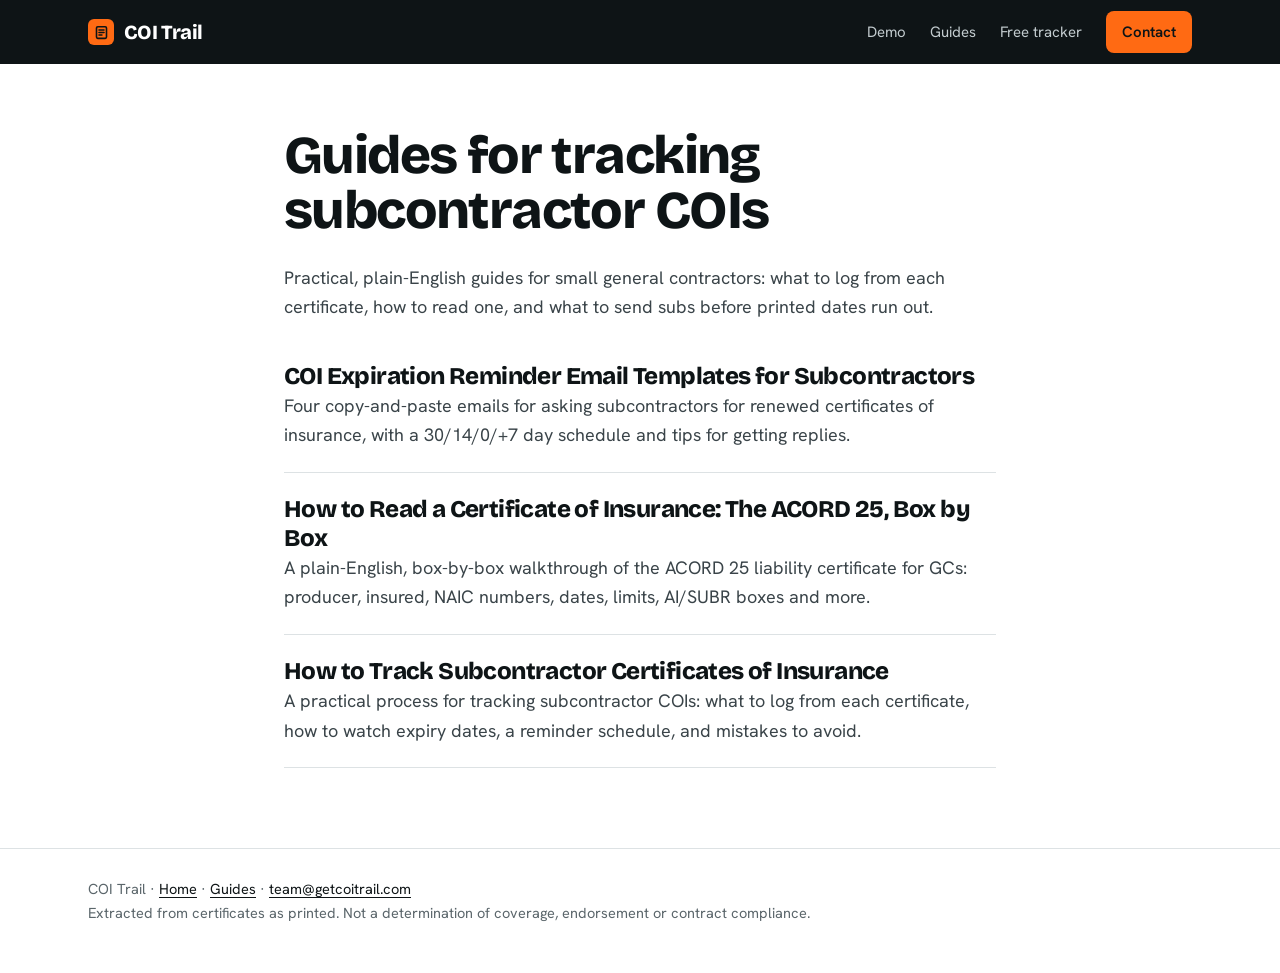
<file: guides/index.html>
<!doctype html>
<html lang="en"><head><meta charset="utf-8"><meta name="viewport" content="width=device-width,initial-scale=1">
<title>COI Guides for General Contractors | COI Trail</title><meta name="description" content="Plain-English guides to tracking subcontractor certificates of insurance: what to log, how to read a COI, and reminder email templates.">
<link rel="canonical" href="https://coitrail.com/guides/"><meta property="og:title" content="COI Guides for General Contractors | COI Trail"><meta property="og:description" content="Plain-English guides to tracking subcontractor certificates of insurance: what to log, how to read a COI, and reminder email templates."><meta property="og:type" content="article">
<link rel="preload" href="/fonts-v8/bricolage-grotesque-800.woff2" as="font" type="font/woff2" crossorigin>
<link rel="stylesheet" href="/fonts-v8/fonts.css"><style>
:root{--ink:#0E1416;--body:#3A4449;--muted:#5B666B;--line:#DDE2E4;--accent:#FF6A13;--page:#FFFFFF;--soft:#F4F6F7;
--font:"Hanken Grotesk",-apple-system,BlinkMacSystemFont,"Helvetica Neue",Arial,sans-serif;--display:"Bricolage Grotesque","Hanken Grotesk",sans-serif}
*{box-sizing:border-box}body{margin:0;background:var(--page);color:var(--body);font:400 18px/1.65 var(--font);-webkit-font-smoothing:antialiased}
a{color:var(--ink);text-underline-offset:3px}a:hover{color:#000}
:focus-visible{outline:3px solid #1F6FEB;outline-offset:2px;border-radius:4px}
.top{background:#0E1416}.top .w{display:flex;align-items:center;justify-content:space-between;height:64px;gap:20px}
.w{max-width:1200px;margin:0 auto;padding:0 48px}@media(max-width:760px){.w{padding:0 20px}}
.brand{display:inline-flex;align-items:center;gap:10px;color:#fff;text-decoration:none;font:800 20px var(--display);letter-spacing:-.03em}
.mark{width:26px;height:26px;border-radius:6px;background:var(--accent);display:grid;place-items:center}
.top nav{display:flex;gap:24px;align-items:center}.top nav a{color:#C3CCCF;text-decoration:none;font-size:15px}.top nav a:hover{color:#fff}
.top nav .cta{background:var(--accent);color:#0E1416;font-weight:600;padding:9px 16px;border-radius:8px}
@media(max-width:700px){.top nav a.opt{display:none}}
main{max-width:760px;margin:0 auto;padding:64px 24px 40px}
.crumb{font-size:15px;color:var(--muted);margin-bottom:18px}.crumb a{color:var(--muted)}
h1,h2,h3{color:var(--ink);font-family:var(--display);letter-spacing:-.03em}
h1{font-weight:800;font-size:clamp(34px,1.4rem + 2.4vw,54px);line-height:1.04;margin:0 0 24px}
h2{font-weight:800;font-size:clamp(24px,1rem + 1vw,32px);line-height:1.15;margin:52px 0 14px}
h3{font-weight:700;font-size:21px;margin:32px 0 8px;letter-spacing:-.02em}
p,ul,ol{margin:0 0 18px}li{margin-bottom:8px}
table{width:100%;border-collapse:collapse;margin:8px 0 26px;font-size:16px;display:block;overflow-x:auto}
th,td{text-align:left;padding:10px 12px;border-bottom:1px solid var(--line);vertical-align:top}
th{font-weight:600;color:var(--ink);background:var(--soft)}
blockquote,pre{margin:0 0 22px;padding:18px 20px;background:var(--soft);border-left:4px solid var(--accent);border-radius:6px;font-size:16.5px}
blockquote p:last-child{margin:0}code{font-size:.9em;background:var(--soft);padding:1px 5px;border-radius:4px}
.end{margin-top:56px;padding:28px;border-radius:18px;background:#0E1416;color:#B6C0C4}
.end a{color:#fff}.end .btn{display:inline-block;margin-top:12px;background:var(--accent);color:#0E1416;font-weight:600;text-decoration:none;padding:12px 20px;border-radius:8px}
footer{border-top:1px solid var(--line);margin-top:40px;padding:28px 0 48px;font-size:14.5px;color:var(--muted)}
.list a{display:block;padding:22px 0;border-bottom:1px solid var(--line);text-decoration:none}
.list b{display:block;color:var(--ink);font:800 24px/1.2 var(--display);letter-spacing:-.025em}.list span{color:var(--body)}
</style></head>
<body><header class="top"><div class="w"><a class="brand" href="/"><span class="mark" aria-hidden="true"><svg width="15" height="15" viewBox="0 0 18 18" fill="none"><rect x="3" y="2" width="12" height="14" rx="1.5" stroke="#0E1416" stroke-width="1.9"/><path d="M6 6h6M6 9h6M6 12h3.5" stroke="#0E1416" stroke-width="1.9" stroke-linecap="round"/></svg></span>COI Trail</a>
<nav aria-label="Primary"><a class="opt" href="/#demo">Demo</a><a href="/guides/">Guides</a><a class="opt" href="/#tracker">Free tracker</a><a class="cta" href="/#contact">Contact</a></nav></div></header>
<main><h1>Guides for tracking subcontractor COIs</h1><p>Practical, plain-English guides for small general contractors: what to log from each certificate, how to read one, and what to send subs before printed dates run out.</p><div class="list"><a href="/guides/coi-expiration-reminder-email-templates/"><b>COI Expiration Reminder Email Templates for Subcontractors</b><span>Four copy-and-paste emails for asking subcontractors for renewed certificates of insurance, with a 30/14/0/+7 day schedule and tips for getting replies.</span></a><a href="/guides/how-to-read-a-certificate-of-insurance/"><b>How to Read a Certificate of Insurance: The ACORD 25, Box by Box</b><span>A plain-English, box-by-box walkthrough of the ACORD 25 liability certificate for GCs: producer, insured, NAIC numbers, dates, limits, AI/SUBR boxes and more.</span></a><a href="/guides/how-to-track-subcontractor-certificates-of-insurance/"><b>How to Track Subcontractor Certificates of Insurance</b><span>A practical process for tracking subcontractor COIs: what to log from each certificate, how to watch expiry dates, a reminder schedule, and mistakes to avoid.</span></a></div></main>
<footer><div class="w">COI Trail · <a href="/">Home</a> · <a href="/guides/">Guides</a> · <a href="mailto:team@getcoitrail.com">team@getcoitrail.com</a><br>Extracted from certificates as printed. Not a determination of coverage, endorsement or contract compliance.</div></footer>
</body></html>
</file>
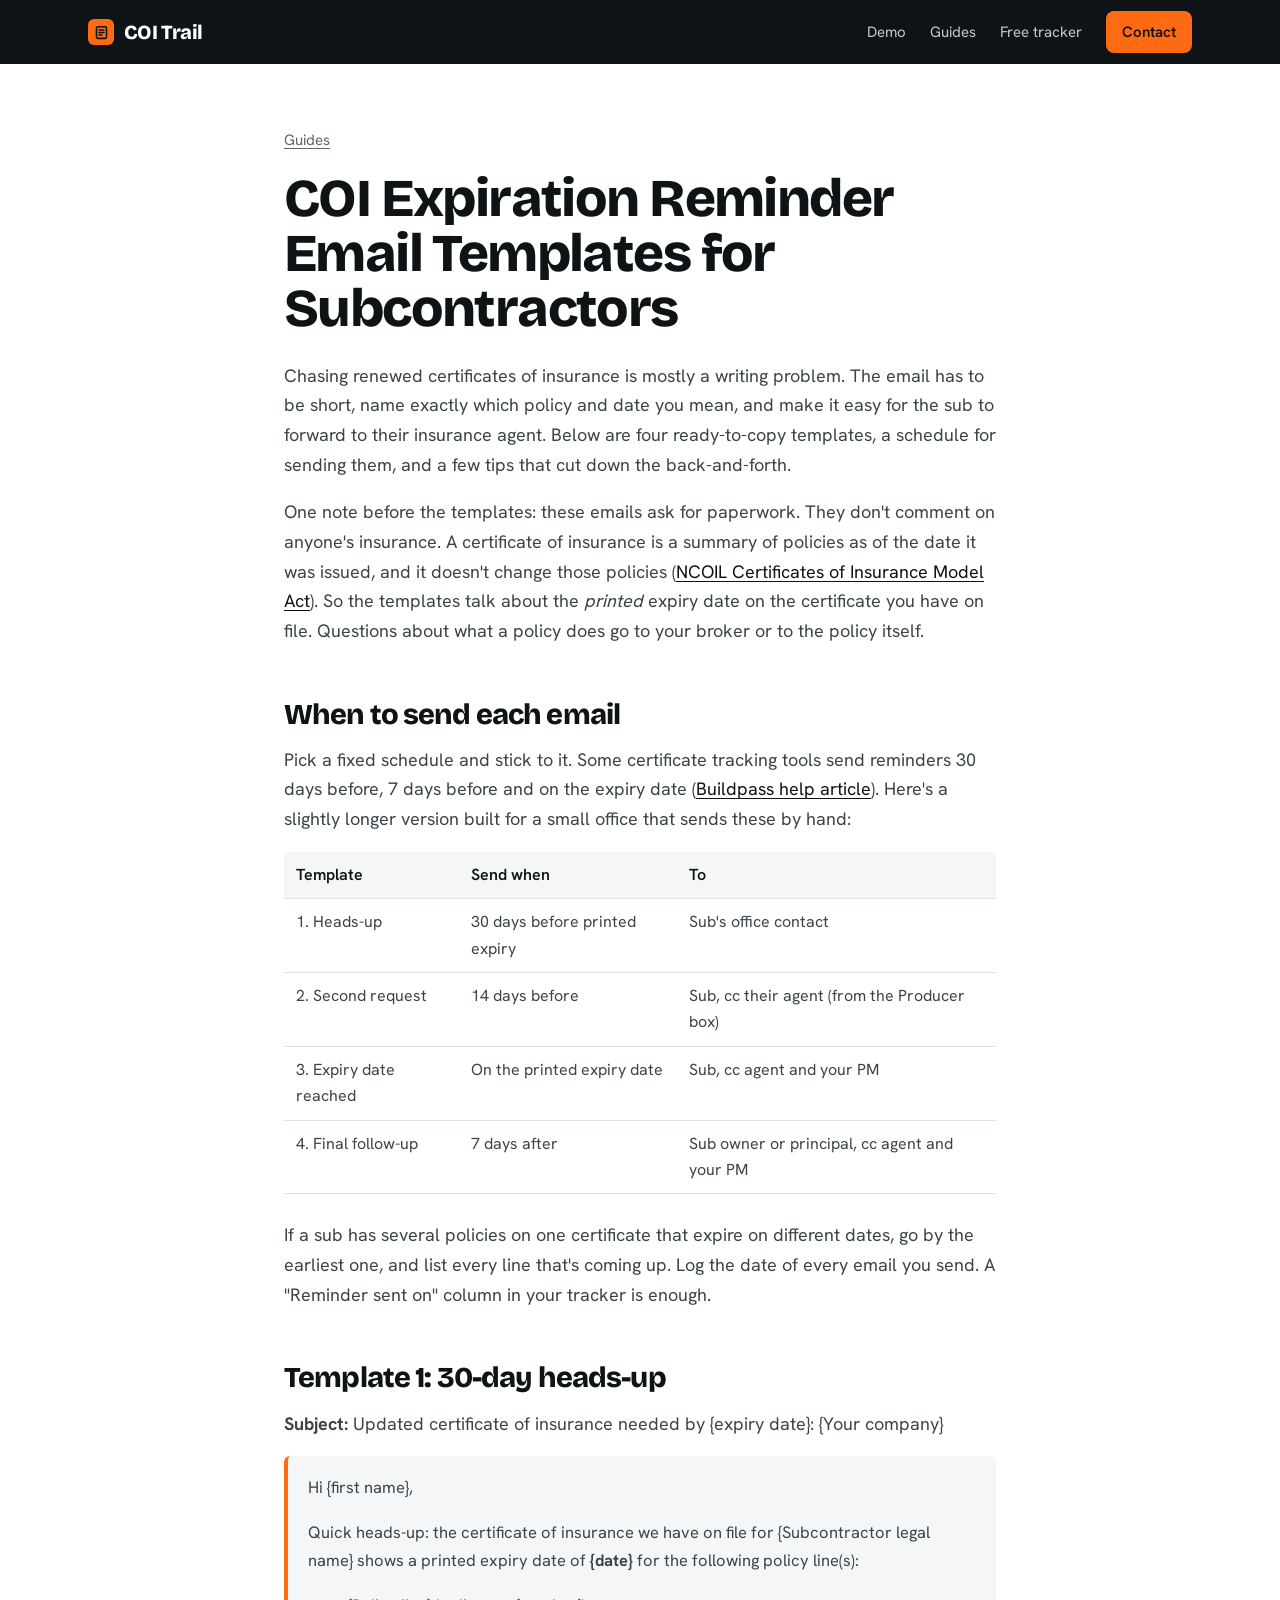
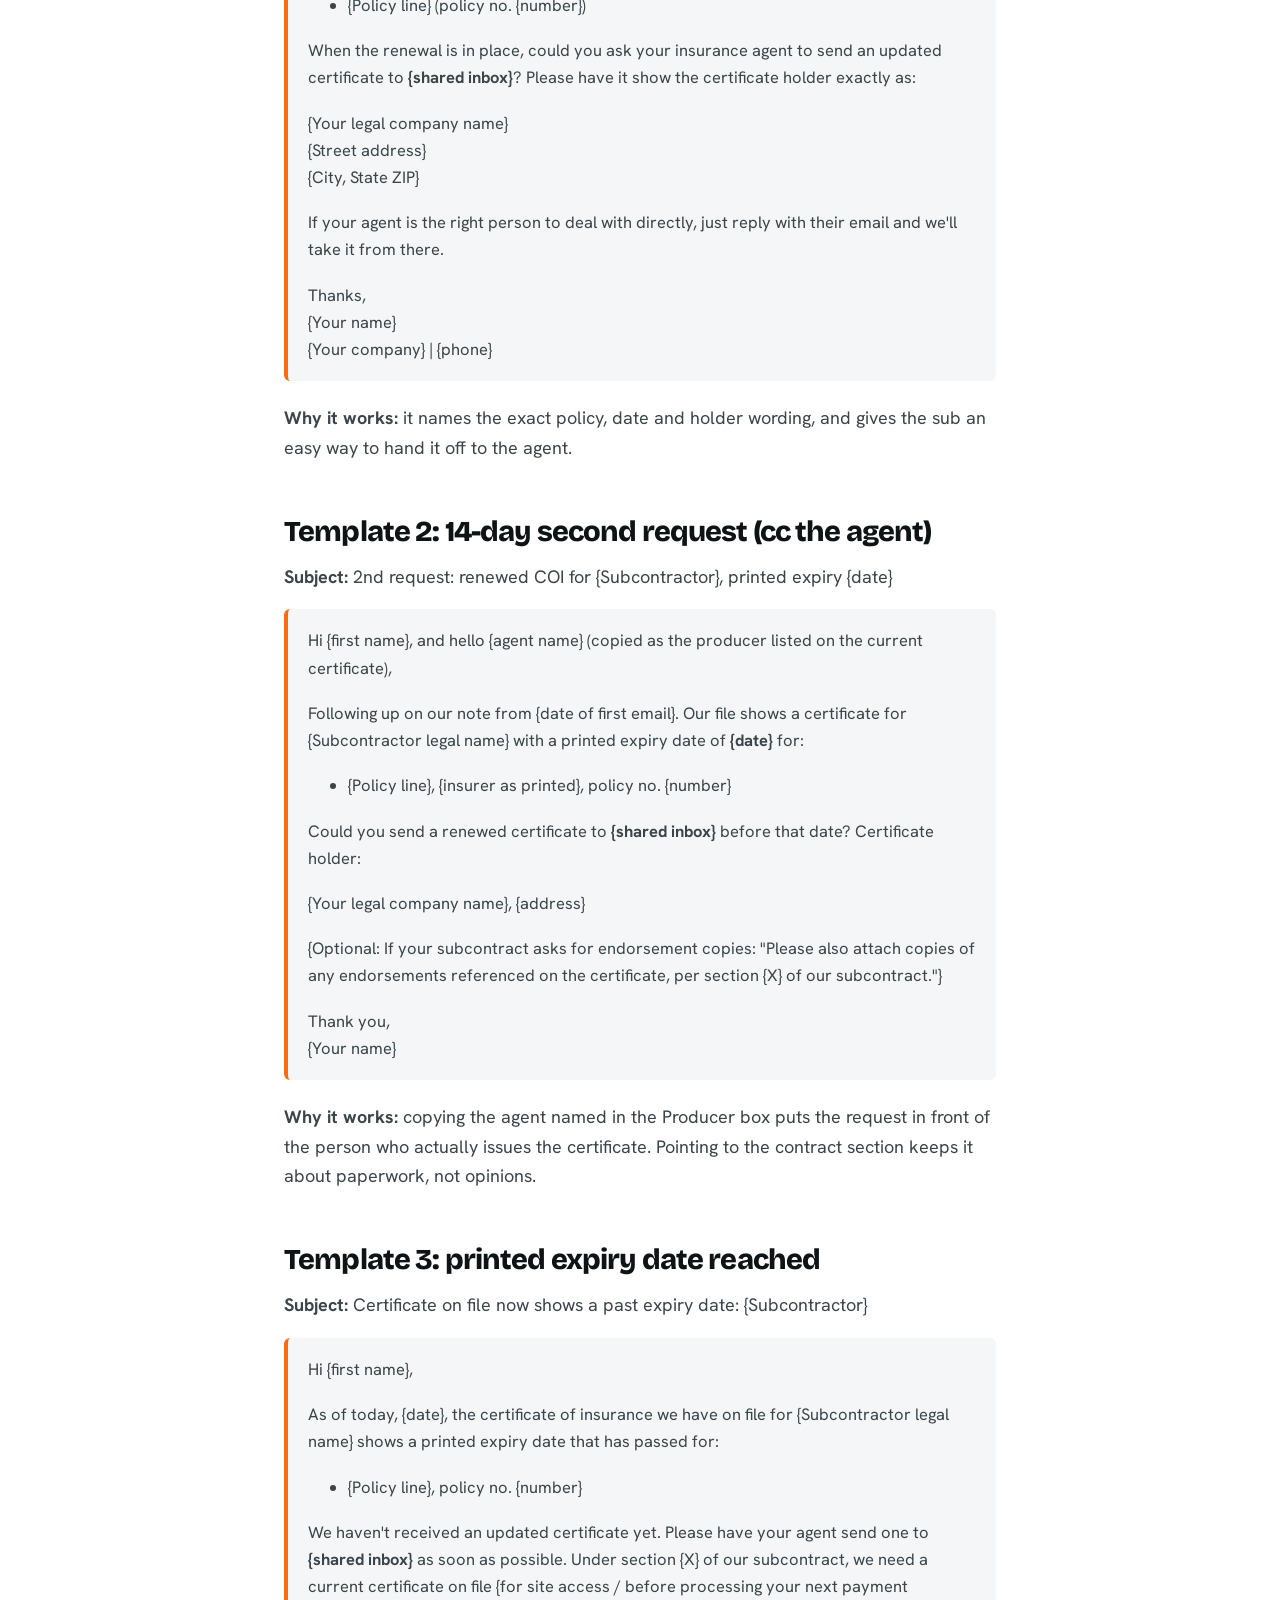
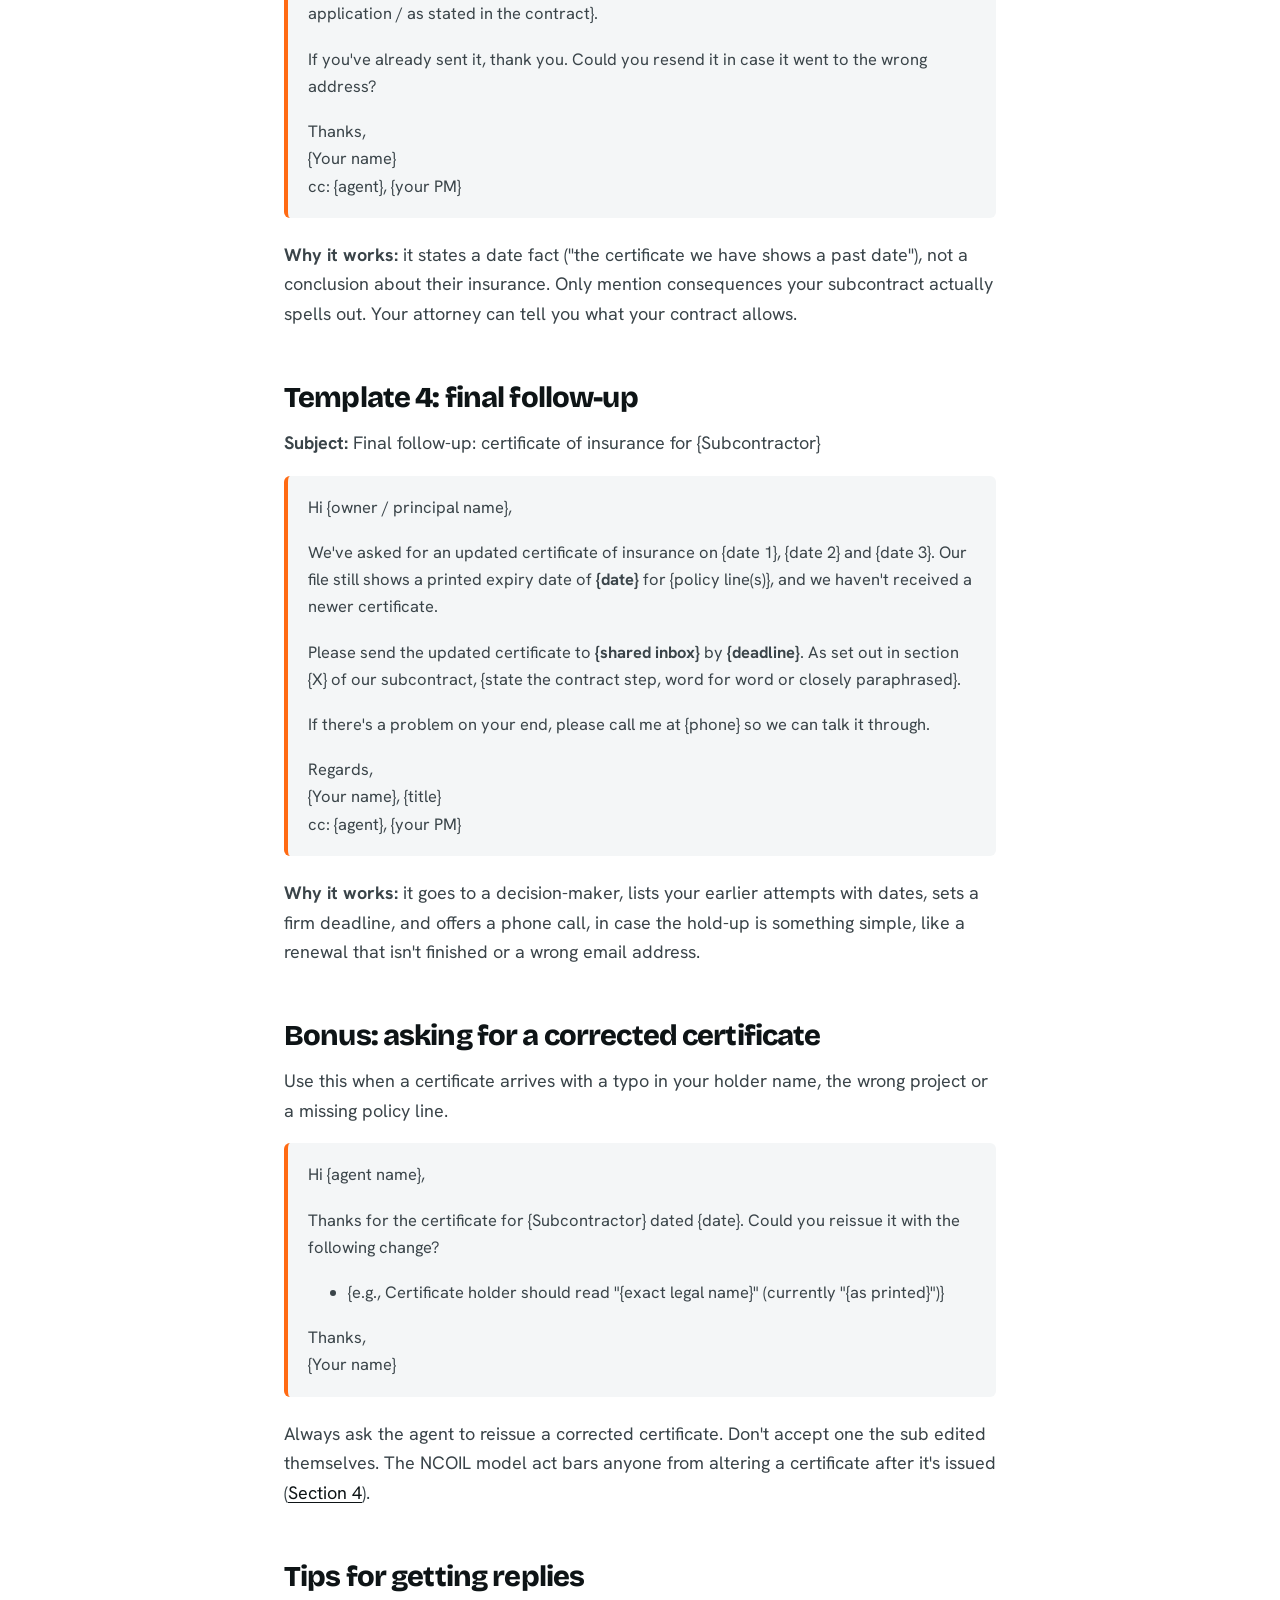
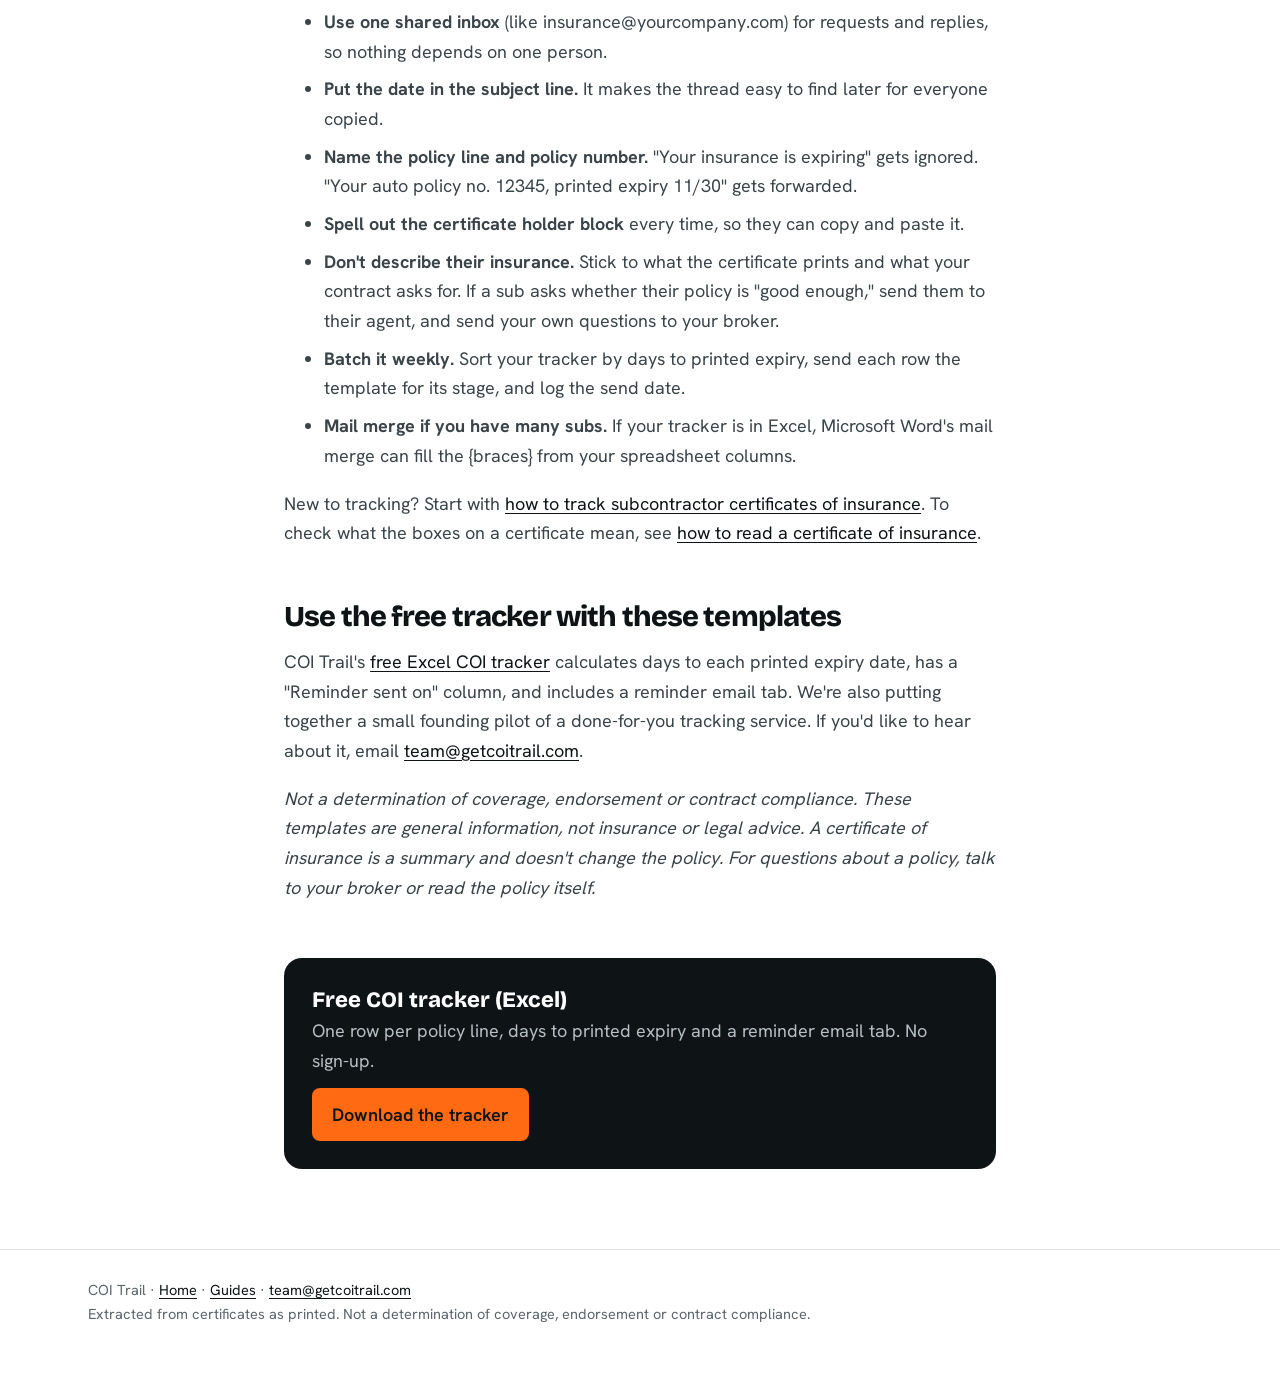
<file: guides/coi-expiration-reminder-email-templates/index.html>
<!doctype html>
<html lang="en"><head><meta charset="utf-8"><meta name="viewport" content="width=device-width,initial-scale=1">
<title>COI Expiration Reminder Email Templates for Subs | COI Trail</title><meta name="description" content="Four copy-and-paste emails for asking subcontractors for renewed certificates of insurance, with a 30/14/0/+7 day schedule and tips for getting replies.">
<link rel="canonical" href="https://coitrail.com/guides/coi-expiration-reminder-email-templates/"><meta property="og:title" content="COI Expiration Reminder Email Templates for Subs | COI Trail"><meta property="og:description" content="Four copy-and-paste emails for asking subcontractors for renewed certificates of insurance, with a 30/14/0/+7 day schedule and tips for getting replies."><meta property="og:type" content="article">
<link rel="preload" href="/fonts-v8/bricolage-grotesque-800.woff2" as="font" type="font/woff2" crossorigin>
<link rel="stylesheet" href="/fonts-v8/fonts.css"><style>
:root{--ink:#0E1416;--body:#3A4449;--muted:#5B666B;--line:#DDE2E4;--accent:#FF6A13;--page:#FFFFFF;--soft:#F4F6F7;
--font:"Hanken Grotesk",-apple-system,BlinkMacSystemFont,"Helvetica Neue",Arial,sans-serif;--display:"Bricolage Grotesque","Hanken Grotesk",sans-serif}
*{box-sizing:border-box}body{margin:0;background:var(--page);color:var(--body);font:400 18px/1.65 var(--font);-webkit-font-smoothing:antialiased}
a{color:var(--ink);text-underline-offset:3px}a:hover{color:#000}
:focus-visible{outline:3px solid #1F6FEB;outline-offset:2px;border-radius:4px}
.top{background:#0E1416}.top .w{display:flex;align-items:center;justify-content:space-between;height:64px;gap:20px}
.w{max-width:1200px;margin:0 auto;padding:0 48px}@media(max-width:760px){.w{padding:0 20px}}
.brand{display:inline-flex;align-items:center;gap:10px;color:#fff;text-decoration:none;font:800 20px var(--display);letter-spacing:-.03em}
.mark{width:26px;height:26px;border-radius:6px;background:var(--accent);display:grid;place-items:center}
.top nav{display:flex;gap:24px;align-items:center}.top nav a{color:#C3CCCF;text-decoration:none;font-size:15px}.top nav a:hover{color:#fff}
.top nav .cta{background:var(--accent);color:#0E1416;font-weight:600;padding:9px 16px;border-radius:8px}
@media(max-width:700px){.top nav a.opt{display:none}}
main{max-width:760px;margin:0 auto;padding:64px 24px 40px}
.crumb{font-size:15px;color:var(--muted);margin-bottom:18px}.crumb a{color:var(--muted)}
h1,h2,h3{color:var(--ink);font-family:var(--display);letter-spacing:-.03em}
h1{font-weight:800;font-size:clamp(34px,1.4rem + 2.4vw,54px);line-height:1.04;margin:0 0 24px}
h2{font-weight:800;font-size:clamp(24px,1rem + 1vw,32px);line-height:1.15;margin:52px 0 14px}
h3{font-weight:700;font-size:21px;margin:32px 0 8px;letter-spacing:-.02em}
p,ul,ol{margin:0 0 18px}li{margin-bottom:8px}
table{width:100%;border-collapse:collapse;margin:8px 0 26px;font-size:16px;display:block;overflow-x:auto}
th,td{text-align:left;padding:10px 12px;border-bottom:1px solid var(--line);vertical-align:top}
th{font-weight:600;color:var(--ink);background:var(--soft)}
blockquote,pre{margin:0 0 22px;padding:18px 20px;background:var(--soft);border-left:4px solid var(--accent);border-radius:6px;font-size:16.5px}
blockquote p:last-child{margin:0}code{font-size:.9em;background:var(--soft);padding:1px 5px;border-radius:4px}
.end{margin-top:56px;padding:28px;border-radius:18px;background:#0E1416;color:#B6C0C4}
.end a{color:#fff}.end .btn{display:inline-block;margin-top:12px;background:var(--accent);color:#0E1416;font-weight:600;text-decoration:none;padding:12px 20px;border-radius:8px}
footer{border-top:1px solid var(--line);margin-top:40px;padding:28px 0 48px;font-size:14.5px;color:var(--muted)}
.list a{display:block;padding:22px 0;border-bottom:1px solid var(--line);text-decoration:none}
.list b{display:block;color:var(--ink);font:800 24px/1.2 var(--display);letter-spacing:-.025em}.list span{color:var(--body)}
</style><script type="application/ld+json">{"@context": "https://schema.org", "@type": "Article", "headline": "COI Expiration Reminder Email Templates for Subcontractors", "description": "Four copy-and-paste emails for asking subcontractors for renewed certificates of insurance, with a 30/14/0/+7 day schedule and tips for getting replies.", "url": "https://coitrail.com/guides/coi-expiration-reminder-email-templates/", "publisher": {"@type": "Organization", "name": "COI Trail", "url": "https://coitrail.com/"}}</script></head>
<body><header class="top"><div class="w"><a class="brand" href="/"><span class="mark" aria-hidden="true"><svg width="15" height="15" viewBox="0 0 18 18" fill="none"><rect x="3" y="2" width="12" height="14" rx="1.5" stroke="#0E1416" stroke-width="1.9"/><path d="M6 6h6M6 9h6M6 12h3.5" stroke="#0E1416" stroke-width="1.9" stroke-linecap="round"/></svg></span>COI Trail</a>
<nav aria-label="Primary"><a class="opt" href="/#demo">Demo</a><a href="/guides/">Guides</a><a class="opt" href="/#tracker">Free tracker</a><a class="cta" href="/#contact">Contact</a></nav></div></header>
<main><div class="crumb"><a href="/guides/">Guides</a></div><article>
  <h1>COI Expiration Reminder Email Templates for Subcontractors</h1>

  <p>Chasing renewed certificates of insurance is mostly a writing problem. The email has to be short, name exactly which policy and date you mean, and make it easy for the sub to forward to their insurance agent. Below are four ready-to-copy templates, a schedule for sending them, and a few tips that cut down the back-and-forth.</p>

  <p>One note before the templates: these emails ask for paperwork. They don't comment on anyone's insurance. A certificate of insurance is a summary of policies as of the date it was issued, and it doesn't change those policies (<a href="https://ncoil.org/wp-content/uploads/2025/12/Certificates-Model-re-adopted-7-16-22.pdf" rel="noopener" target="_blank">NCOIL Certificates of Insurance Model Act</a>). So the templates talk about the <em>printed</em> expiry date on the certificate you have on file. Questions about what a policy does go to your broker or to the policy itself.</p>

  <h2>When to send each email</h2>
  <p>Pick a fixed schedule and stick to it. Some certificate tracking tools send reminders 30 days before, 7 days before and on the expiry date (<a href="https://help.buildpass.ai/en/articles/10344472-do-subcontractors-get-a-notification-when-insurances-are-expiring" rel="noopener" target="_blank">Buildpass help article</a>). Here's a slightly longer version built for a small office that sends these by hand:</p>
  <table>
    <thead>
      <tr><th>Template</th><th>Send when</th><th>To</th></tr>
    </thead>
    <tbody>
      <tr><td>1. Heads-up</td><td>30 days before printed expiry</td><td>Sub's office contact</td></tr>
      <tr><td>2. Second request</td><td>14 days before</td><td>Sub, cc their agent (from the Producer box)</td></tr>
      <tr><td>3. Expiry date reached</td><td>On the printed expiry date</td><td>Sub, cc agent and your PM</td></tr>
      <tr><td>4. Final follow-up</td><td>7 days after</td><td>Sub owner or principal, cc agent and your PM</td></tr>
    </tbody>
  </table>
  <p>If a sub has several policies on one certificate that expire on different dates, go by the earliest one, and list every line that's coming up. Log the date of every email you send. A "Reminder sent on" column in your tracker is enough.</p>

  <h2>Template 1: 30-day heads-up</h2>
  <p><strong>Subject:</strong> Updated certificate of insurance needed by {expiry date}: {Your company}</p>
  <blockquote>
    <p>Hi {first name},</p>
    <p>Quick heads-up: the certificate of insurance we have on file for {Subcontractor legal name} shows a printed expiry date of <strong>{date}</strong> for the following policy line(s):</p>
    <ul>
      <li>{Policy line} (policy no. {number})</li>
    </ul>
    <p>When the renewal is in place, could you ask your insurance agent to send an updated certificate to <strong>{shared inbox}</strong>? Please have it show the certificate holder exactly as:</p>
    <p>{Your legal company name}<br>{Street address}<br>{City, State ZIP}</p>
    <p>If your agent is the right person to deal with directly, just reply with their email and we'll take it from there.</p>
    <p>Thanks,<br>{Your name}<br>{Your company} | {phone}</p>
  </blockquote>
  <p><strong>Why it works:</strong> it names the exact policy, date and holder wording, and gives the sub an easy way to hand it off to the agent.</p>

  <h2>Template 2: 14-day second request (cc the agent)</h2>
  <p><strong>Subject:</strong> 2nd request: renewed COI for {Subcontractor}, printed expiry {date}</p>
  <blockquote>
    <p>Hi {first name}, and hello {agent name} (copied as the producer listed on the current certificate),</p>
    <p>Following up on our note from {date of first email}. Our file shows a certificate for {Subcontractor legal name} with a printed expiry date of <strong>{date}</strong> for:</p>
    <ul>
      <li>{Policy line}, {insurer as printed}, policy no. {number}</li>
    </ul>
    <p>Could you send a renewed certificate to <strong>{shared inbox}</strong> before that date? Certificate holder:</p>
    <p>{Your legal company name}, {address}</p>
    <p>{Optional: If your subcontract asks for endorsement copies: "Please also attach copies of any endorsements referenced on the certificate, per section {X} of our subcontract."}</p>
    <p>Thank you,<br>{Your name}</p>
  </blockquote>
  <p><strong>Why it works:</strong> copying the agent named in the Producer box puts the request in front of the person who actually issues the certificate. Pointing to the contract section keeps it about paperwork, not opinions.</p>

  <h2>Template 3: printed expiry date reached</h2>
  <p><strong>Subject:</strong> Certificate on file now shows a past expiry date: {Subcontractor}</p>
  <blockquote>
    <p>Hi {first name},</p>
    <p>As of today, {date}, the certificate of insurance we have on file for {Subcontractor legal name} shows a printed expiry date that has passed for:</p>
    <ul>
      <li>{Policy line}, policy no. {number}</li>
    </ul>
    <p>We haven't received an updated certificate yet. Please have your agent send one to <strong>{shared inbox}</strong> as soon as possible. Under section {X} of our subcontract, we need a current certificate on file {for site access / before processing your next payment application / as stated in the contract}.</p>
    <p>If you've already sent it, thank you. Could you resend it in case it went to the wrong address?</p>
    <p>Thanks,<br>{Your name}<br>cc: {agent}, {your PM}</p>
  </blockquote>
  <p><strong>Why it works:</strong> it states a date fact ("the certificate we have shows a past date"), not a conclusion about their insurance. Only mention consequences your subcontract actually spells out. Your attorney can tell you what your contract allows.</p>

  <h2>Template 4: final follow-up</h2>
  <p><strong>Subject:</strong> Final follow-up: certificate of insurance for {Subcontractor}</p>
  <blockquote>
    <p>Hi {owner / principal name},</p>
    <p>We've asked for an updated certificate of insurance on {date 1}, {date 2} and {date 3}. Our file still shows a printed expiry date of <strong>{date}</strong> for {policy line(s)}, and we haven't received a newer certificate.</p>
    <p>Please send the updated certificate to <strong>{shared inbox}</strong> by <strong>{deadline}</strong>. As set out in section {X} of our subcontract, {state the contract step, word for word or closely paraphrased}.</p>
    <p>If there's a problem on your end, please call me at {phone} so we can talk it through.</p>
    <p>Regards,<br>{Your name}, {title}<br>cc: {agent}, {your PM}</p>
  </blockquote>
  <p><strong>Why it works:</strong> it goes to a decision-maker, lists your earlier attempts with dates, sets a firm deadline, and offers a phone call, in case the hold-up is something simple, like a renewal that isn't finished or a wrong email address.</p>

  <h2>Bonus: asking for a corrected certificate</h2>
  <p>Use this when a certificate arrives with a typo in your holder name, the wrong project or a missing policy line.</p>
  <blockquote>
    <p>Hi {agent name},</p>
    <p>Thanks for the certificate for {Subcontractor} dated {date}. Could you reissue it with the following change?</p>
    <ul>
      <li>{e.g., Certificate holder should read "{exact legal name}" (currently "{as printed}")}</li>
    </ul>
    <p>Thanks,<br>{Your name}</p>
  </blockquote>
  <p>Always ask the agent to reissue a corrected certificate. Don't accept one the sub edited themselves. The NCOIL model act bars anyone from altering a certificate after it's issued (<a href="https://ncoil.org/wp-content/uploads/2025/12/Certificates-Model-re-adopted-7-16-22.pdf" rel="noopener" target="_blank">Section 4</a>).</p>

  <h2>Tips for getting replies</h2>
  <ul>
    <li><strong>Use one shared inbox</strong> (like insurance@yourcompany.com) for requests and replies, so nothing depends on one person.</li>
    <li><strong>Put the date in the subject line.</strong> It makes the thread easy to find later for everyone copied.</li>
    <li><strong>Name the policy line and policy number.</strong> "Your insurance is expiring" gets ignored. "Your auto policy no. 12345, printed expiry 11/30" gets forwarded.</li>
    <li><strong>Spell out the certificate holder block</strong> every time, so they can copy and paste it.</li>
    <li><strong>Don't describe their insurance.</strong> Stick to what the certificate prints and what your contract asks for. If a sub asks whether their policy is "good enough," send them to their agent, and send your own questions to your broker.</li>
    <li><strong>Batch it weekly.</strong> Sort your tracker by days to printed expiry, send each row the template for its stage, and log the send date.</li>
    <li><strong>Mail merge if you have many subs.</strong> If your tracker is in Excel, Microsoft Word's mail merge can fill the {braces} from your spreadsheet columns.</li>
  </ul>
  <p>New to tracking? Start with <a href="/guides/how-to-track-subcontractor-certificates-of-insurance/">how to track subcontractor certificates of insurance</a>. To check what the boxes on a certificate mean, see <a href="/guides/how-to-read-a-certificate-of-insurance/">how to read a certificate of insurance</a>.</p>

  <h2>Use the free tracker with these templates</h2>
  <p>COI Trail's <a href="/coi-tracker-template.xlsx" download>free Excel COI tracker</a> calculates days to each printed expiry date, has a "Reminder sent on" column, and includes a reminder email tab. We're also putting together a small founding pilot of a done-for-you tracking service. If you'd like to hear about it, email <a href="mailto:team@getcoitrail.com">team@getcoitrail.com</a>.</p>

  <p><em>Not a determination of coverage, endorsement or contract compliance. These templates are general information, not insurance or legal advice. A certificate of insurance is a summary and doesn't change the policy. For questions about a policy, talk to your broker or read the policy itself.</em></p>
</article><div class="end"><b style="color:#fff;font:800 22px var(--display)">Free COI tracker (Excel)</b><br>One row per policy line, days to printed expiry and a reminder email tab. No sign-up.<br><a class="btn" href="/coi-tracker-template.xlsx" download>Download the tracker</a></div></main>
<footer><div class="w">COI Trail · <a href="/">Home</a> · <a href="/guides/">Guides</a> · <a href="mailto:team@getcoitrail.com">team@getcoitrail.com</a><br>Extracted from certificates as printed. Not a determination of coverage, endorsement or contract compliance.</div></footer>
</body></html>
</file>
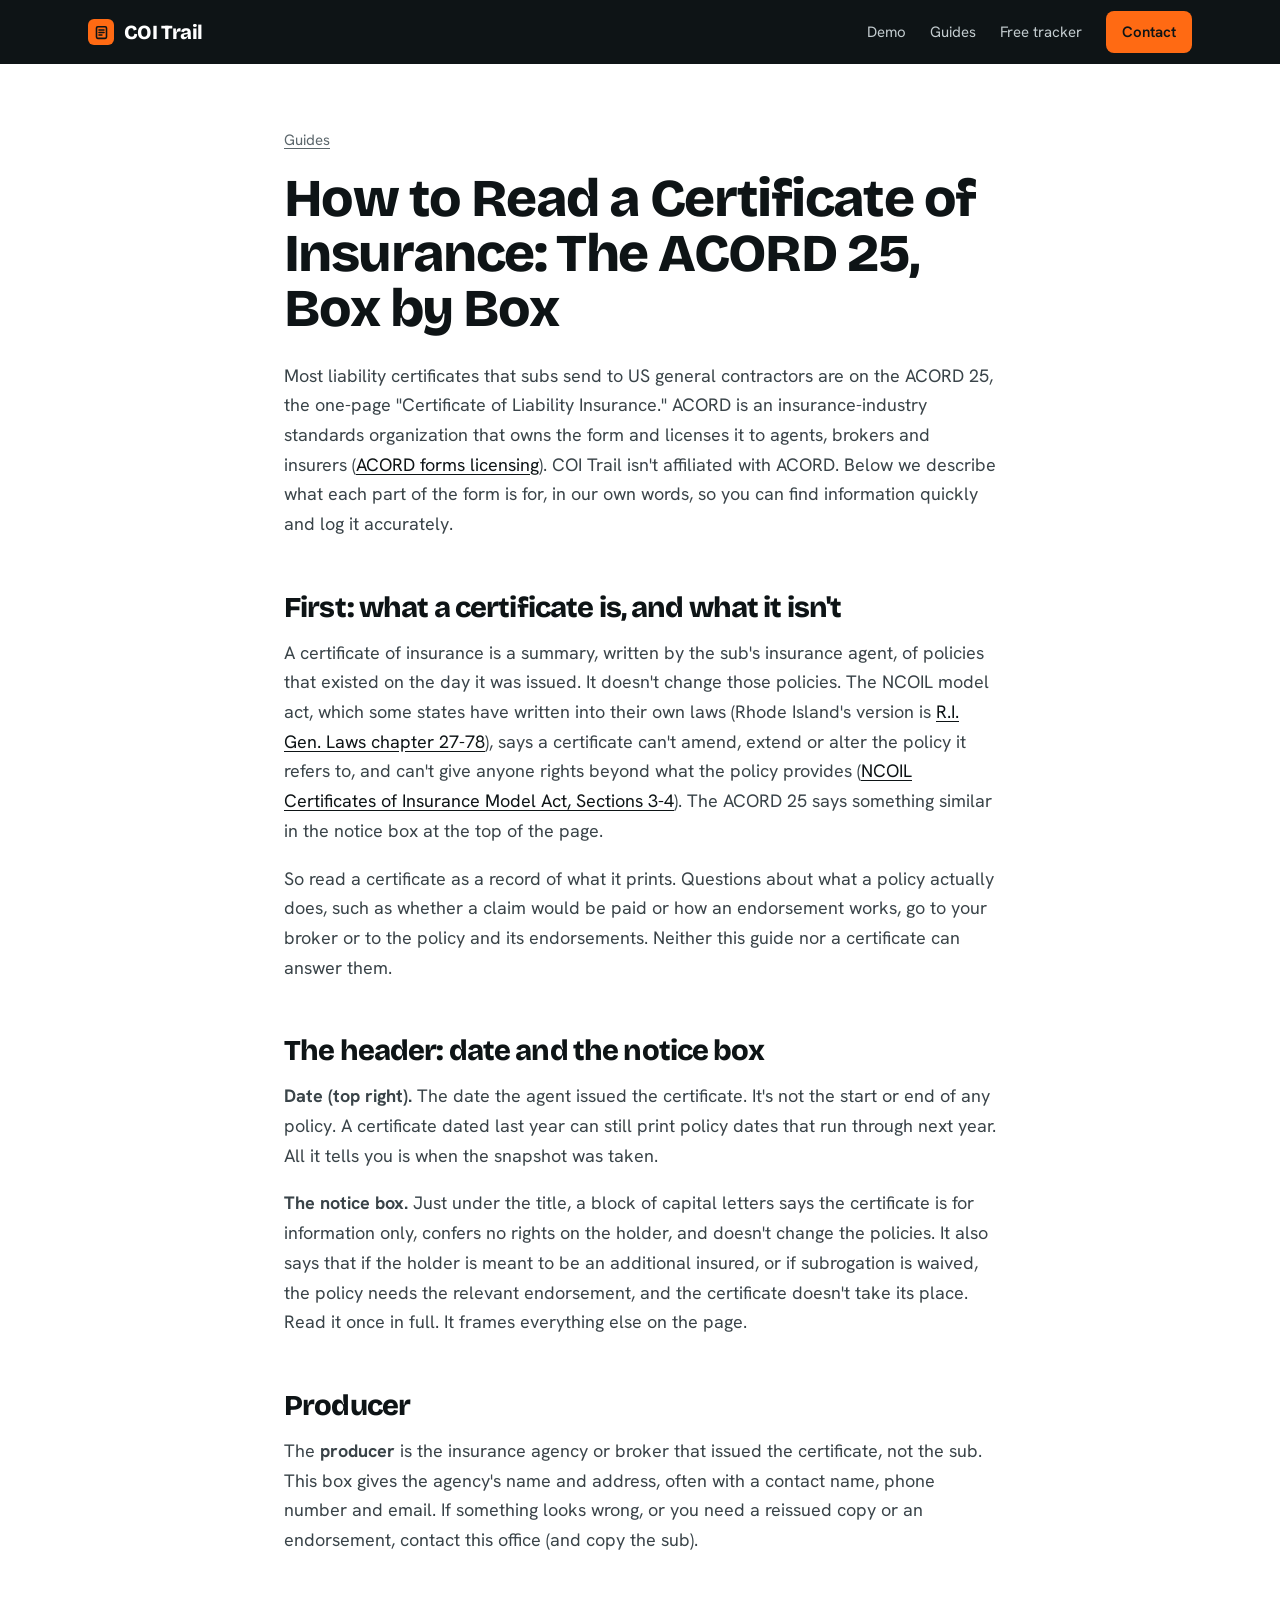
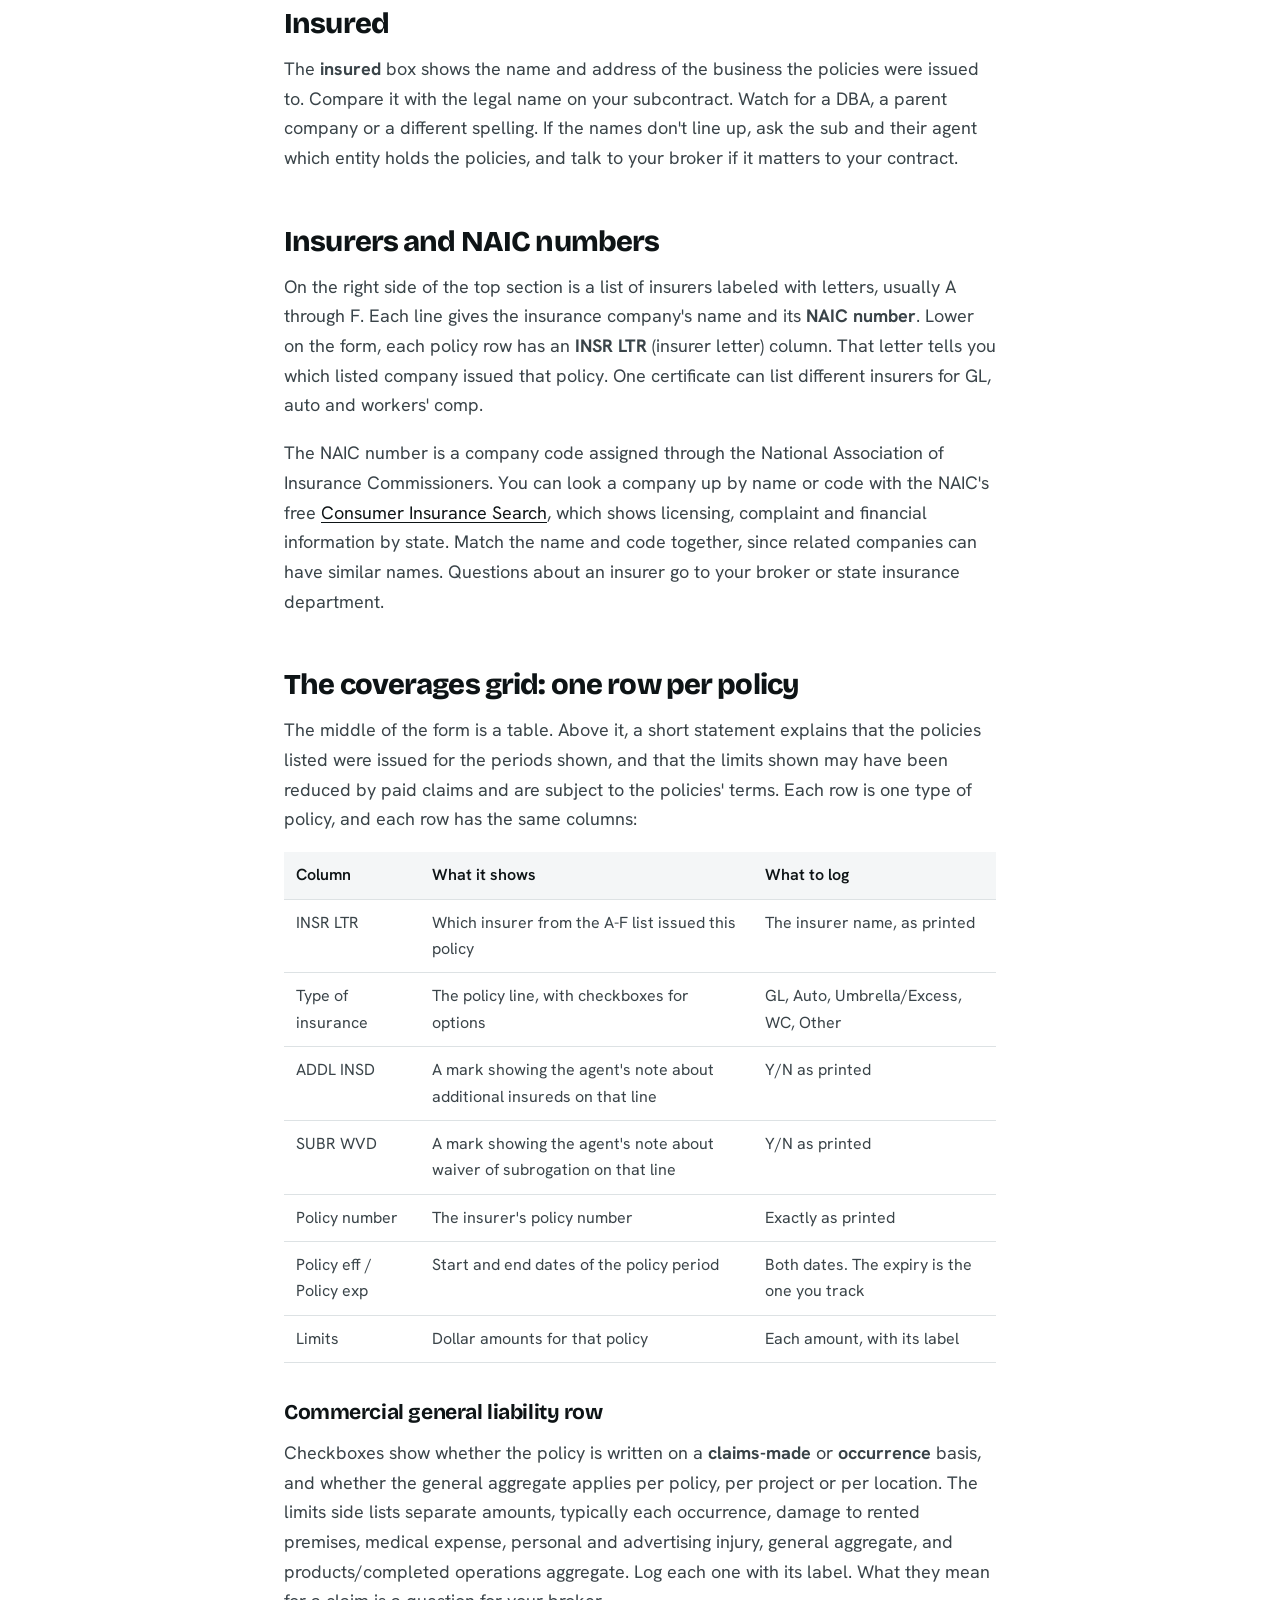
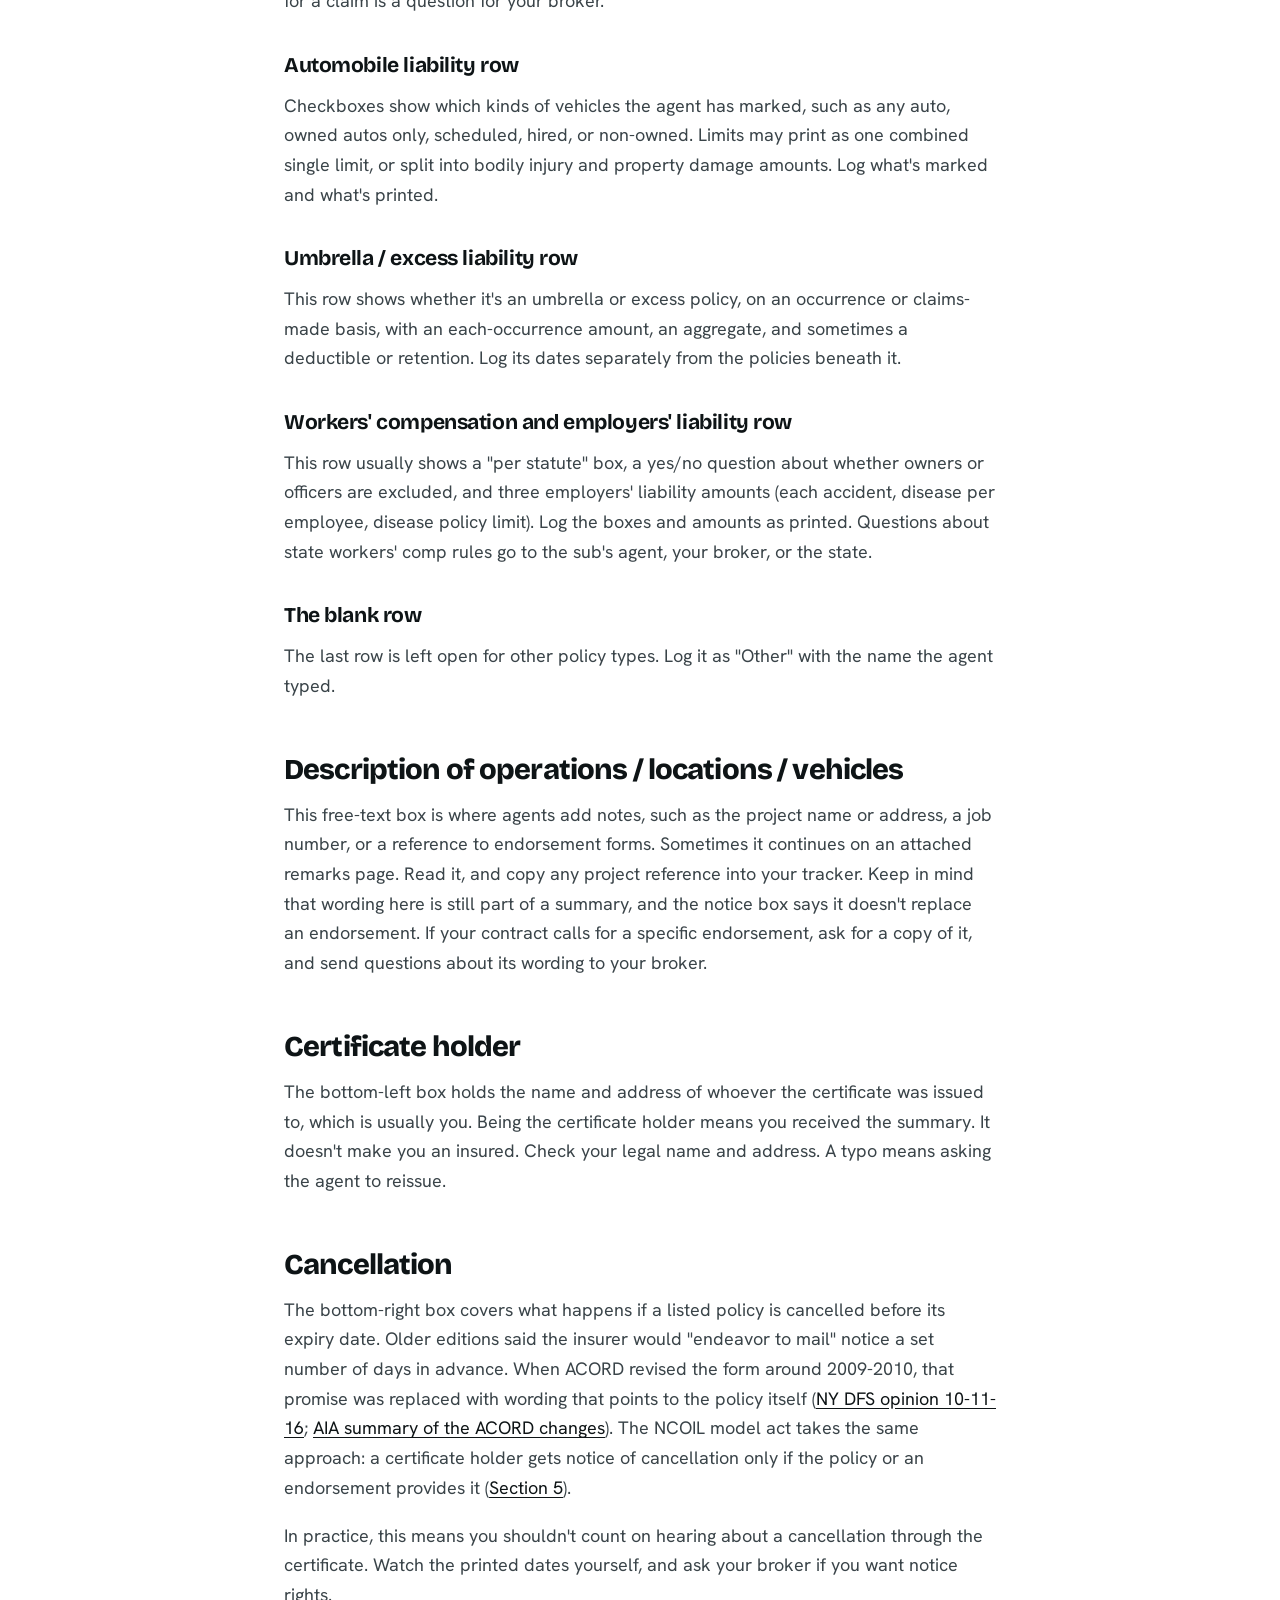
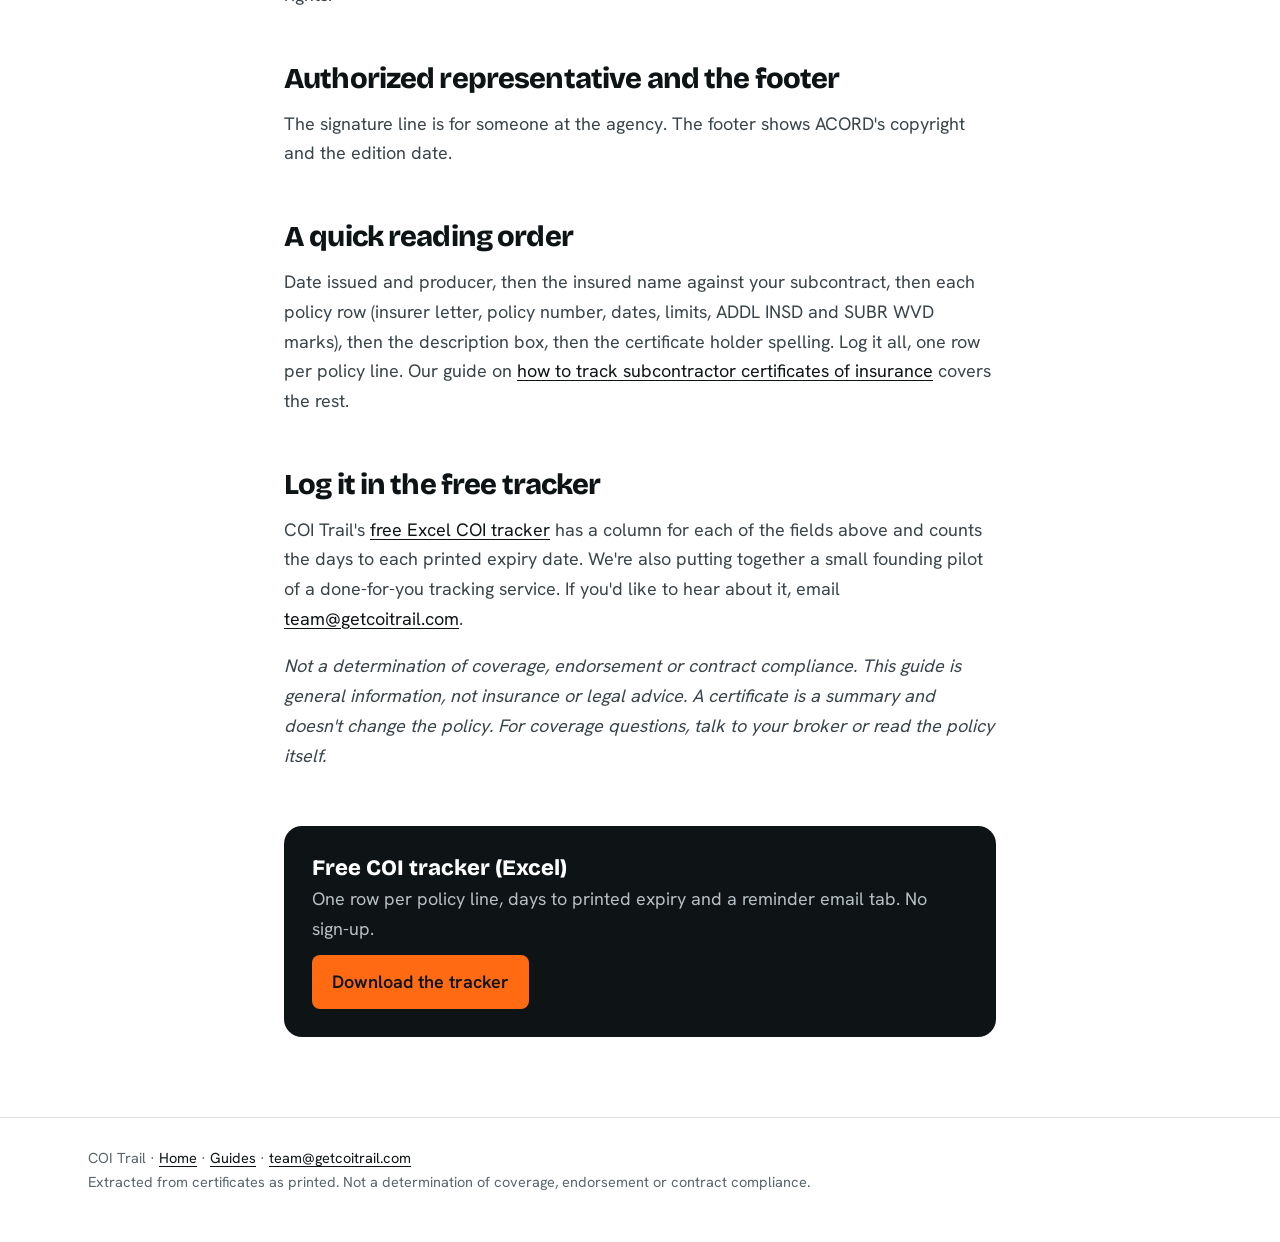
<file: guides/how-to-read-a-certificate-of-insurance/index.html>
<!doctype html>
<html lang="en"><head><meta charset="utf-8"><meta name="viewport" content="width=device-width,initial-scale=1">
<title>How to Read a Certificate of Insurance (ACORD 25) | COI Trail</title><meta name="description" content="A plain-English, box-by-box walkthrough of the ACORD 25 liability certificate for GCs: producer, insured, NAIC numbers, dates, limits, AI/SUBR boxes and more.">
<link rel="canonical" href="https://coitrail.com/guides/how-to-read-a-certificate-of-insurance/"><meta property="og:title" content="How to Read a Certificate of Insurance (ACORD 25) | COI Trail"><meta property="og:description" content="A plain-English, box-by-box walkthrough of the ACORD 25 liability certificate for GCs: producer, insured, NAIC numbers, dates, limits, AI/SUBR boxes and more."><meta property="og:type" content="article">
<link rel="preload" href="/fonts-v8/bricolage-grotesque-800.woff2" as="font" type="font/woff2" crossorigin>
<link rel="stylesheet" href="/fonts-v8/fonts.css"><style>
:root{--ink:#0E1416;--body:#3A4449;--muted:#5B666B;--line:#DDE2E4;--accent:#FF6A13;--page:#FFFFFF;--soft:#F4F6F7;
--font:"Hanken Grotesk",-apple-system,BlinkMacSystemFont,"Helvetica Neue",Arial,sans-serif;--display:"Bricolage Grotesque","Hanken Grotesk",sans-serif}
*{box-sizing:border-box}body{margin:0;background:var(--page);color:var(--body);font:400 18px/1.65 var(--font);-webkit-font-smoothing:antialiased}
a{color:var(--ink);text-underline-offset:3px}a:hover{color:#000}
:focus-visible{outline:3px solid #1F6FEB;outline-offset:2px;border-radius:4px}
.top{background:#0E1416}.top .w{display:flex;align-items:center;justify-content:space-between;height:64px;gap:20px}
.w{max-width:1200px;margin:0 auto;padding:0 48px}@media(max-width:760px){.w{padding:0 20px}}
.brand{display:inline-flex;align-items:center;gap:10px;color:#fff;text-decoration:none;font:800 20px var(--display);letter-spacing:-.03em}
.mark{width:26px;height:26px;border-radius:6px;background:var(--accent);display:grid;place-items:center}
.top nav{display:flex;gap:24px;align-items:center}.top nav a{color:#C3CCCF;text-decoration:none;font-size:15px}.top nav a:hover{color:#fff}
.top nav .cta{background:var(--accent);color:#0E1416;font-weight:600;padding:9px 16px;border-radius:8px}
@media(max-width:700px){.top nav a.opt{display:none}}
main{max-width:760px;margin:0 auto;padding:64px 24px 40px}
.crumb{font-size:15px;color:var(--muted);margin-bottom:18px}.crumb a{color:var(--muted)}
h1,h2,h3{color:var(--ink);font-family:var(--display);letter-spacing:-.03em}
h1{font-weight:800;font-size:clamp(34px,1.4rem + 2.4vw,54px);line-height:1.04;margin:0 0 24px}
h2{font-weight:800;font-size:clamp(24px,1rem + 1vw,32px);line-height:1.15;margin:52px 0 14px}
h3{font-weight:700;font-size:21px;margin:32px 0 8px;letter-spacing:-.02em}
p,ul,ol{margin:0 0 18px}li{margin-bottom:8px}
table{width:100%;border-collapse:collapse;margin:8px 0 26px;font-size:16px;display:block;overflow-x:auto}
th,td{text-align:left;padding:10px 12px;border-bottom:1px solid var(--line);vertical-align:top}
th{font-weight:600;color:var(--ink);background:var(--soft)}
blockquote,pre{margin:0 0 22px;padding:18px 20px;background:var(--soft);border-left:4px solid var(--accent);border-radius:6px;font-size:16.5px}
blockquote p:last-child{margin:0}code{font-size:.9em;background:var(--soft);padding:1px 5px;border-radius:4px}
.end{margin-top:56px;padding:28px;border-radius:18px;background:#0E1416;color:#B6C0C4}
.end a{color:#fff}.end .btn{display:inline-block;margin-top:12px;background:var(--accent);color:#0E1416;font-weight:600;text-decoration:none;padding:12px 20px;border-radius:8px}
footer{border-top:1px solid var(--line);margin-top:40px;padding:28px 0 48px;font-size:14.5px;color:var(--muted)}
.list a{display:block;padding:22px 0;border-bottom:1px solid var(--line);text-decoration:none}
.list b{display:block;color:var(--ink);font:800 24px/1.2 var(--display);letter-spacing:-.025em}.list span{color:var(--body)}
</style><script type="application/ld+json">{"@context": "https://schema.org", "@type": "Article", "headline": "How to Read a Certificate of Insurance: The ACORD 25, Box by Box", "description": "A plain-English, box-by-box walkthrough of the ACORD 25 liability certificate for GCs: producer, insured, NAIC numbers, dates, limits, AI/SUBR boxes and more.", "url": "https://coitrail.com/guides/how-to-read-a-certificate-of-insurance/", "publisher": {"@type": "Organization", "name": "COI Trail", "url": "https://coitrail.com/"}}</script></head>
<body><header class="top"><div class="w"><a class="brand" href="/"><span class="mark" aria-hidden="true"><svg width="15" height="15" viewBox="0 0 18 18" fill="none"><rect x="3" y="2" width="12" height="14" rx="1.5" stroke="#0E1416" stroke-width="1.9"/><path d="M6 6h6M6 9h6M6 12h3.5" stroke="#0E1416" stroke-width="1.9" stroke-linecap="round"/></svg></span>COI Trail</a>
<nav aria-label="Primary"><a class="opt" href="/#demo">Demo</a><a href="/guides/">Guides</a><a class="opt" href="/#tracker">Free tracker</a><a class="cta" href="/#contact">Contact</a></nav></div></header>
<main><div class="crumb"><a href="/guides/">Guides</a></div><article>
  <h1>How to Read a Certificate of Insurance: The ACORD 25, Box by Box</h1>

  <p>Most liability certificates that subs send to US general contractors are on the ACORD 25, the one-page "Certificate of Liability Insurance." ACORD is an insurance-industry standards organization that owns the form and licenses it to agents, brokers and insurers (<a href="https://www.acord.org/forms-pages/forms-participation-programs/forms-end-user-licenses" rel="noopener" target="_blank">ACORD forms licensing</a>). COI Trail isn't affiliated with ACORD. Below we describe what each part of the form is for, in our own words, so you can find information quickly and log it accurately.</p>

  <h2>First: what a certificate is, and what it isn't</h2>
  <p>A certificate of insurance is a summary, written by the sub's insurance agent, of policies that existed on the day it was issued. It doesn't change those policies. The NCOIL model act, which some states have written into their own laws (Rhode Island's version is <a href="https://webserver.rilegislature.gov/Statutes/TITLE27/27-78/27-78-4.htm" rel="noopener" target="_blank">R.I. Gen. Laws chapter 27-78</a>), says a certificate can't amend, extend or alter the policy it refers to, and can't give anyone rights beyond what the policy provides (<a href="https://ncoil.org/wp-content/uploads/2025/12/Certificates-Model-re-adopted-7-16-22.pdf" rel="noopener" target="_blank">NCOIL Certificates of Insurance Model Act, Sections 3-4</a>). The ACORD 25 says something similar in the notice box at the top of the page.</p>
  <p>So read a certificate as a record of what it prints. Questions about what a policy actually does, such as whether a claim would be paid or how an endorsement works, go to your broker or to the policy and its endorsements. Neither this guide nor a certificate can answer them.</p>

  <h2>The header: date and the notice box</h2>
  <p><strong>Date (top right).</strong> The date the agent issued the certificate. It's not the start or end of any policy. A certificate dated last year can still print policy dates that run through next year. All it tells you is when the snapshot was taken.</p>
  <p><strong>The notice box.</strong> Just under the title, a block of capital letters says the certificate is for information only, confers no rights on the holder, and doesn't change the policies. It also says that if the holder is meant to be an additional insured, or if subrogation is waived, the policy needs the relevant endorsement, and the certificate doesn't take its place. Read it once in full. It frames everything else on the page.</p>

  <h2>Producer</h2>
  <p>The <strong>producer</strong> is the insurance agency or broker that issued the certificate, not the sub. This box gives the agency's name and address, often with a contact name, phone number and email. If something looks wrong, or you need a reissued copy or an endorsement, contact this office (and copy the sub).</p>

  <h2>Insured</h2>
  <p>The <strong>insured</strong> box shows the name and address of the business the policies were issued to. Compare it with the legal name on your subcontract. Watch for a DBA, a parent company or a different spelling. If the names don't line up, ask the sub and their agent which entity holds the policies, and talk to your broker if it matters to your contract.</p>

  <h2>Insurers and NAIC numbers</h2>
  <p>On the right side of the top section is a list of insurers labeled with letters, usually A through F. Each line gives the insurance company's name and its <strong>NAIC number</strong>. Lower on the form, each policy row has an <strong>INSR LTR</strong> (insurer letter) column. That letter tells you which listed company issued that policy. One certificate can list different insurers for GL, auto and workers' comp.</p>
  <p>The NAIC number is a company code assigned through the National Association of Insurance Commissioners. You can look a company up by name or code with the NAIC's free <a href="https://content.naic.org/cis_consumer_information.htm" rel="noopener" target="_blank">Consumer Insurance Search</a>, which shows licensing, complaint and financial information by state. Match the name and code together, since related companies can have similar names. Questions about an insurer go to your broker or state insurance department.</p>

  <h2>The coverages grid: one row per policy</h2>
  <p>The middle of the form is a table. Above it, a short statement explains that the policies listed were issued for the periods shown, and that the limits shown may have been reduced by paid claims and are subject to the policies' terms. Each row is one type of policy, and each row has the same columns:</p>
  <table>
    <thead>
      <tr><th>Column</th><th>What it shows</th><th>What to log</th></tr>
    </thead>
    <tbody>
      <tr><td>INSR LTR</td><td>Which insurer from the A-F list issued this policy</td><td>The insurer name, as printed</td></tr>
      <tr><td>Type of insurance</td><td>The policy line, with checkboxes for options</td><td>GL, Auto, Umbrella/Excess, WC, Other</td></tr>
      <tr><td>ADDL INSD</td><td>A mark showing the agent's note about additional insureds on that line</td><td>Y/N as printed</td></tr>
      <tr><td>SUBR WVD</td><td>A mark showing the agent's note about waiver of subrogation on that line</td><td>Y/N as printed</td></tr>
      <tr><td>Policy number</td><td>The insurer's policy number</td><td>Exactly as printed</td></tr>
      <tr><td>Policy eff / Policy exp</td><td>Start and end dates of the policy period</td><td>Both dates. The expiry is the one you track</td></tr>
      <tr><td>Limits</td><td>Dollar amounts for that policy</td><td>Each amount, with its label</td></tr>
    </tbody>
  </table>

  <h3>Commercial general liability row</h3>
  <p>Checkboxes show whether the policy is written on a <strong>claims-made</strong> or <strong>occurrence</strong> basis, and whether the general aggregate applies per policy, per project or per location. The limits side lists separate amounts, typically each occurrence, damage to rented premises, medical expense, personal and advertising injury, general aggregate, and products/completed operations aggregate. Log each one with its label. What they mean for a claim is a question for your broker.</p>

  <h3>Automobile liability row</h3>
  <p>Checkboxes show which kinds of vehicles the agent has marked, such as any auto, owned autos only, scheduled, hired, or non-owned. Limits may print as one combined single limit, or split into bodily injury and property damage amounts. Log what's marked and what's printed.</p>

  <h3>Umbrella / excess liability row</h3>
  <p>This row shows whether it's an umbrella or excess policy, on an occurrence or claims-made basis, with an each-occurrence amount, an aggregate, and sometimes a deductible or retention. Log its dates separately from the policies beneath it.</p>

  <h3>Workers' compensation and employers' liability row</h3>
  <p>This row usually shows a "per statute" box, a yes/no question about whether owners or officers are excluded, and three employers' liability amounts (each accident, disease per employee, disease policy limit). Log the boxes and amounts as printed. Questions about state workers' comp rules go to the sub's agent, your broker, or the state.</p>

  <h3>The blank row</h3>
  <p>The last row is left open for other policy types. Log it as "Other" with the name the agent typed.</p>

  <h2>Description of operations / locations / vehicles</h2>
  <p>This free-text box is where agents add notes, such as the project name or address, a job number, or a reference to endorsement forms. Sometimes it continues on an attached remarks page. Read it, and copy any project reference into your tracker. Keep in mind that wording here is still part of a summary, and the notice box says it doesn't replace an endorsement. If your contract calls for a specific endorsement, ask for a copy of it, and send questions about its wording to your broker.</p>

  <h2>Certificate holder</h2>
  <p>The bottom-left box holds the name and address of whoever the certificate was issued to, which is usually you. Being the certificate holder means you received the summary. It doesn't make you an insured. Check your legal name and address. A typo means asking the agent to reissue.</p>

  <h2>Cancellation</h2>
  <p>The bottom-right box covers what happens if a listed policy is cancelled before its expiry date. Older editions said the insurer would "endeavor to mail" notice a set number of days in advance. When ACORD revised the form around 2009-2010, that promise was replaced with wording that points to the policy itself (<a href="https://www.dfs.ny.gov/insurance/ogco2010/rg101116.htm" rel="noopener" target="_blank">NY DFS opinion 10-11-16</a>; <a href="https://content.aia.org/sites/default/files/2017-05/ACORDChanges_062414a.pdf" rel="noopener" target="_blank">AIA summary of the ACORD changes</a>). The NCOIL model act takes the same approach: a certificate holder gets notice of cancellation only if the policy or an endorsement provides it (<a href="https://ncoil.org/wp-content/uploads/2025/12/Certificates-Model-re-adopted-7-16-22.pdf" rel="noopener" target="_blank">Section 5</a>).</p>
  <p>In practice, this means you shouldn't count on hearing about a cancellation through the certificate. Watch the printed dates yourself, and ask your broker if you want notice rights.</p>

  <h2>Authorized representative and the footer</h2>
  <p>The signature line is for someone at the agency. The footer shows ACORD's copyright and the edition date.</p>

  <h2>A quick reading order</h2>
  <p>Date issued and producer, then the insured name against your subcontract, then each policy row (insurer letter, policy number, dates, limits, ADDL INSD and SUBR WVD marks), then the description box, then the certificate holder spelling. Log it all, one row per policy line. Our guide on <a href="/guides/how-to-track-subcontractor-certificates-of-insurance/">how to track subcontractor certificates of insurance</a> covers the rest.</p>

  <h2>Log it in the free tracker</h2>
  <p>COI Trail's <a href="/coi-tracker-template.xlsx" download>free Excel COI tracker</a> has a column for each of the fields above and counts the days to each printed expiry date. We're also putting together a small founding pilot of a done-for-you tracking service. If you'd like to hear about it, email <a href="mailto:team@getcoitrail.com">team@getcoitrail.com</a>.</p>

  <p><em>Not a determination of coverage, endorsement or contract compliance. This guide is general information, not insurance or legal advice. A certificate is a summary and doesn't change the policy. For coverage questions, talk to your broker or read the policy itself.</em></p>
</article><div class="end"><b style="color:#fff;font:800 22px var(--display)">Free COI tracker (Excel)</b><br>One row per policy line, days to printed expiry and a reminder email tab. No sign-up.<br><a class="btn" href="/coi-tracker-template.xlsx" download>Download the tracker</a></div></main>
<footer><div class="w">COI Trail · <a href="/">Home</a> · <a href="/guides/">Guides</a> · <a href="mailto:team@getcoitrail.com">team@getcoitrail.com</a><br>Extracted from certificates as printed. Not a determination of coverage, endorsement or contract compliance.</div></footer>
</body></html>
</file>
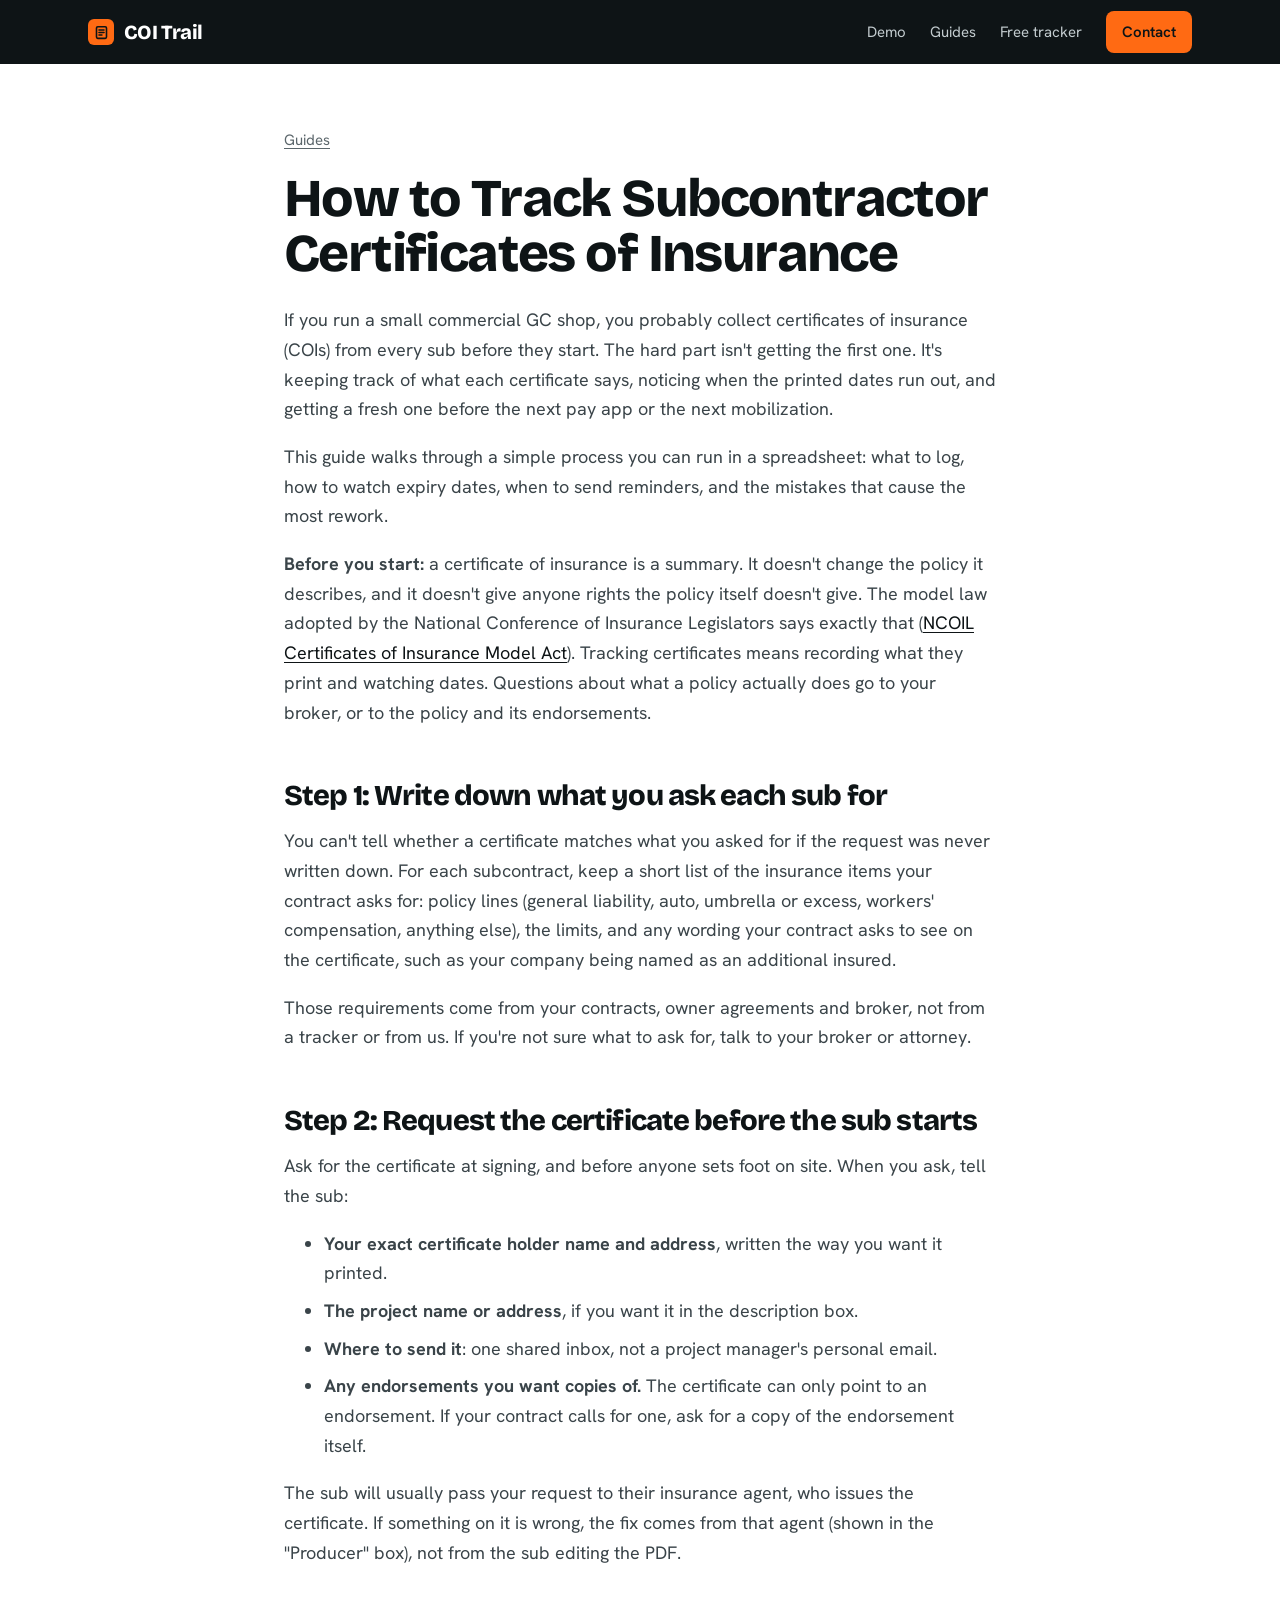
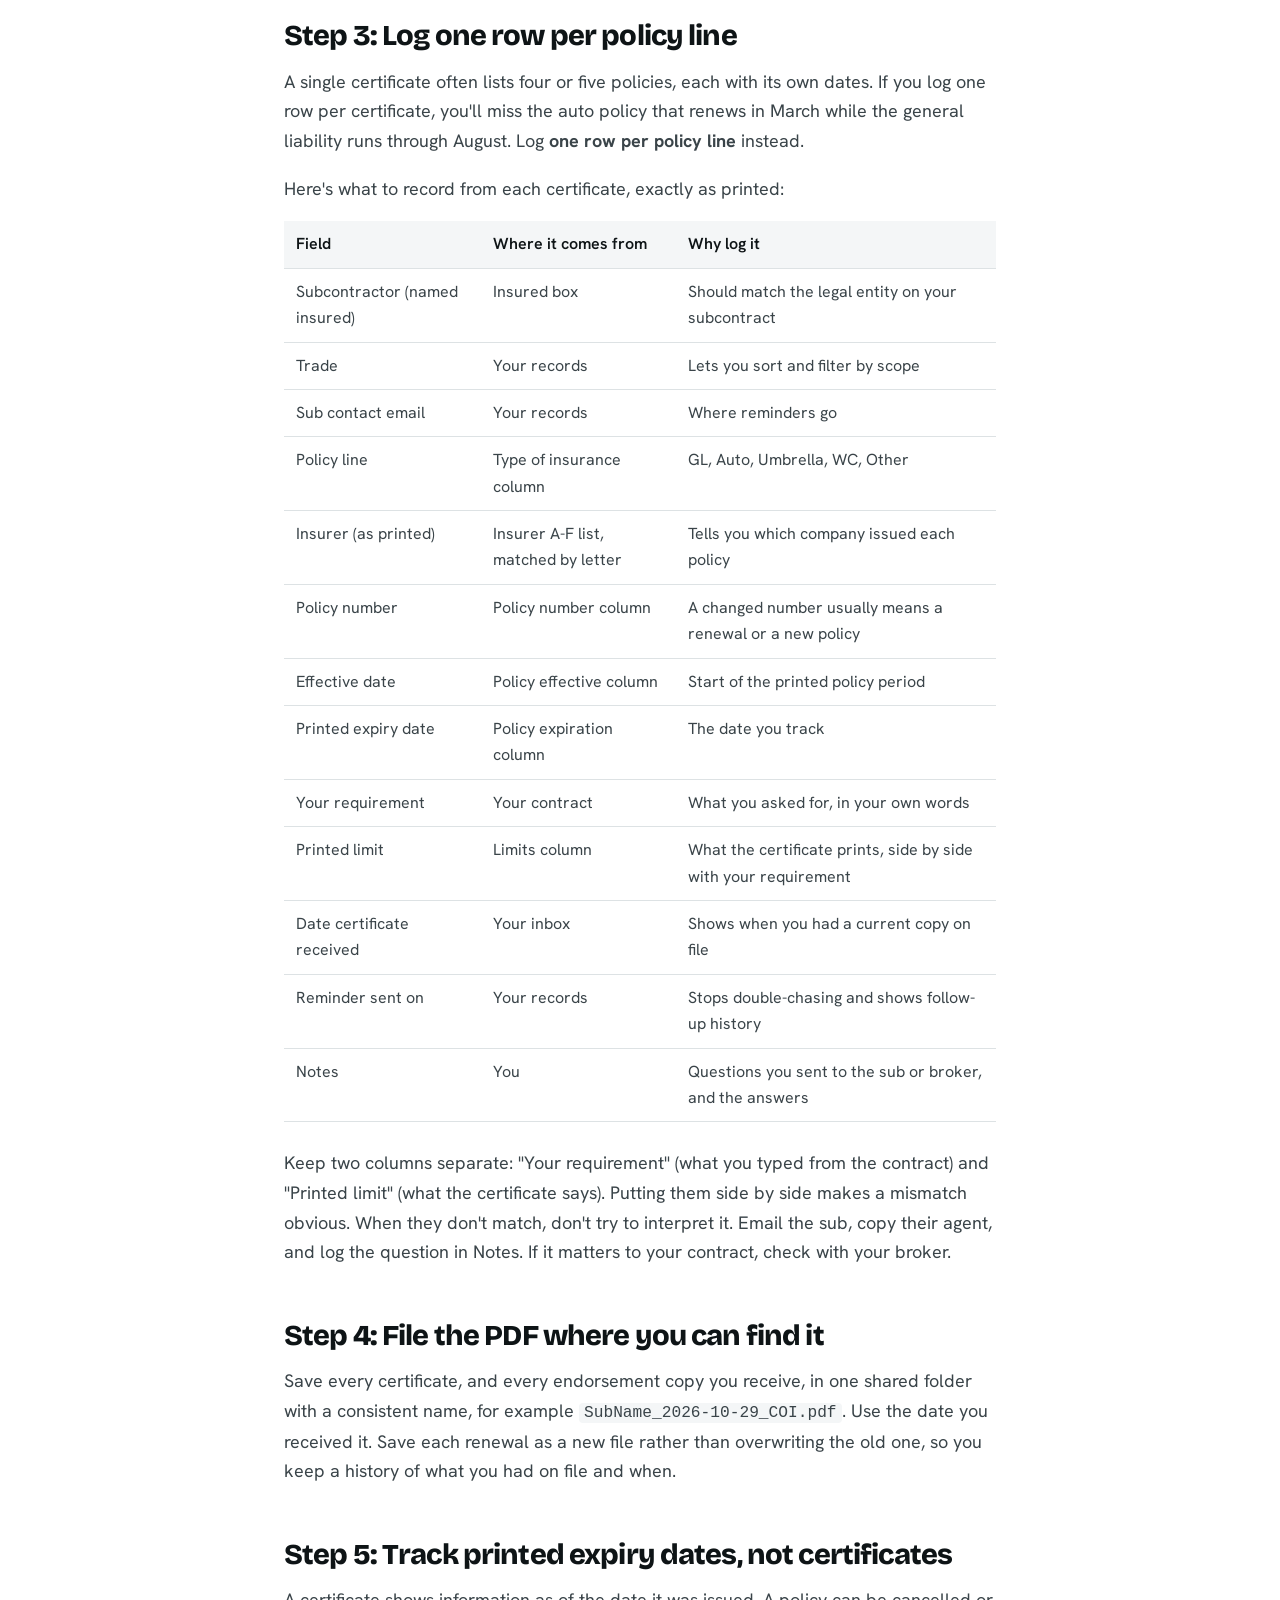
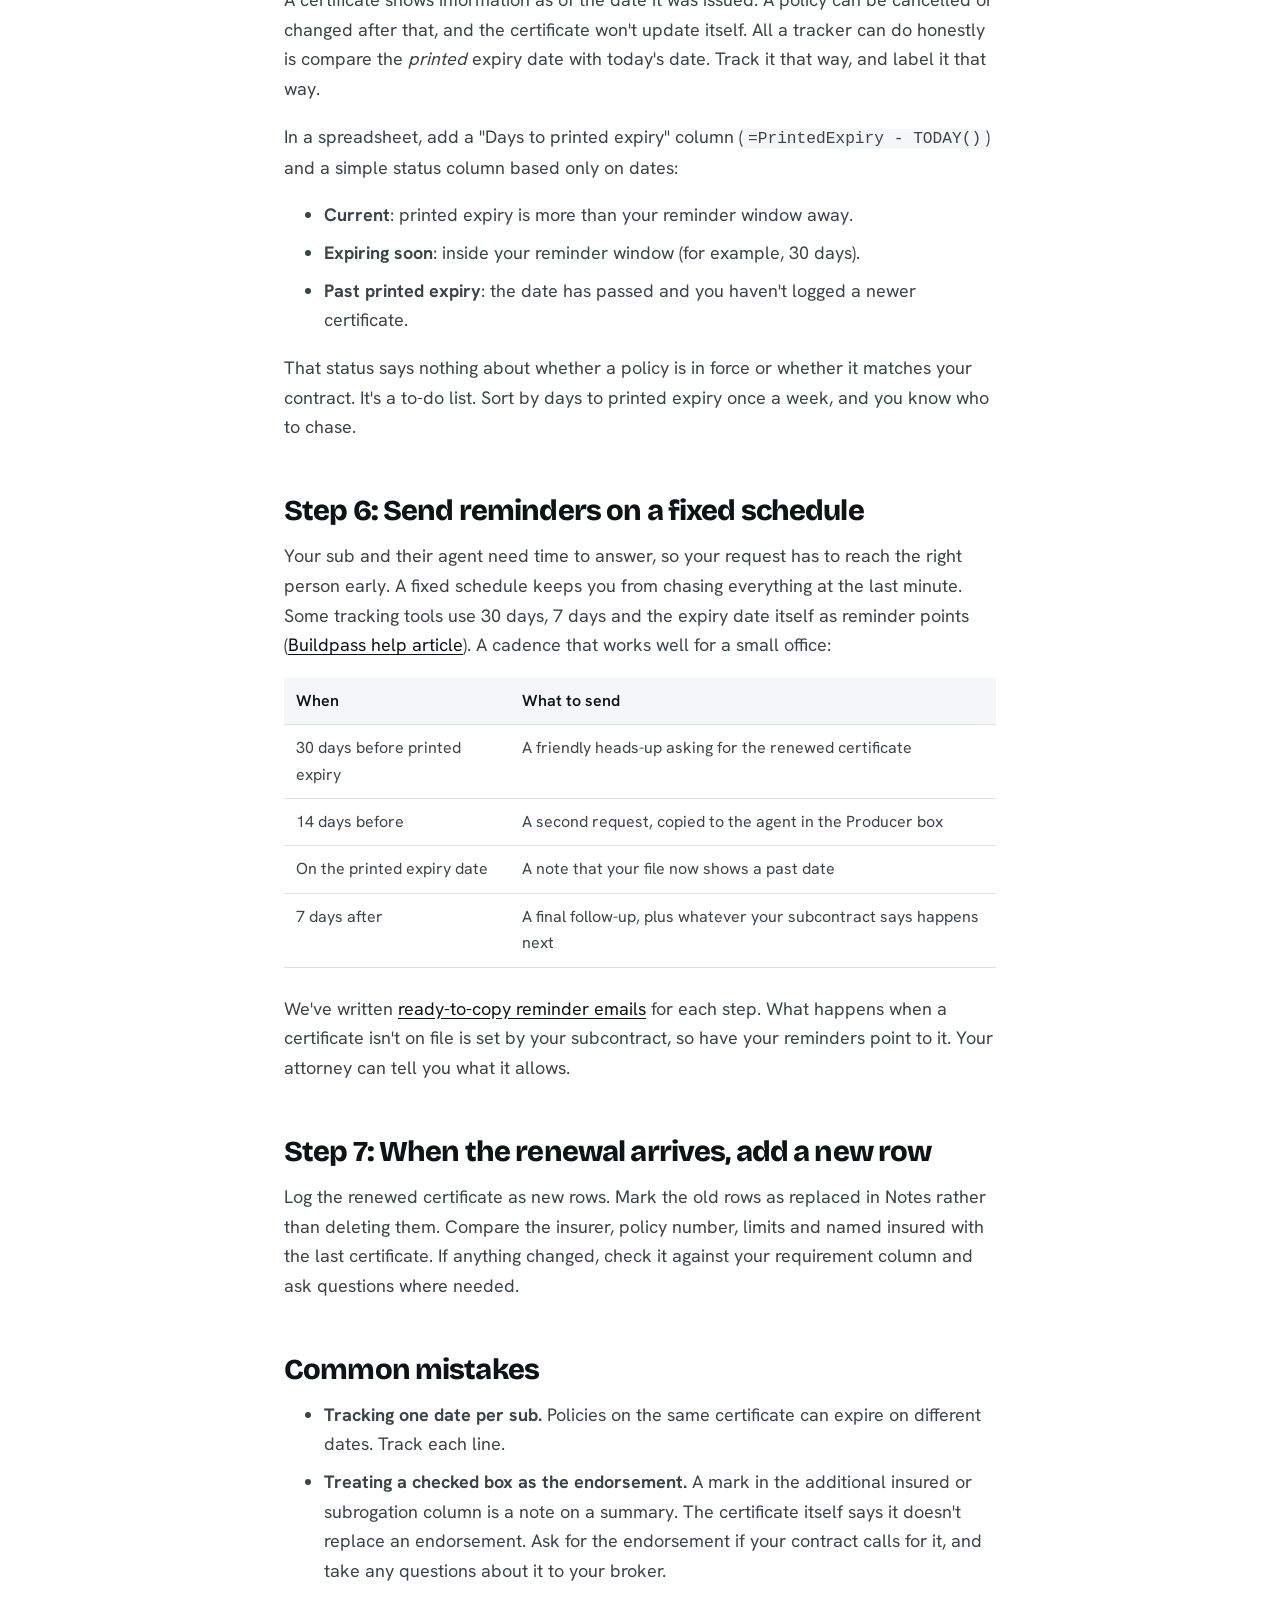
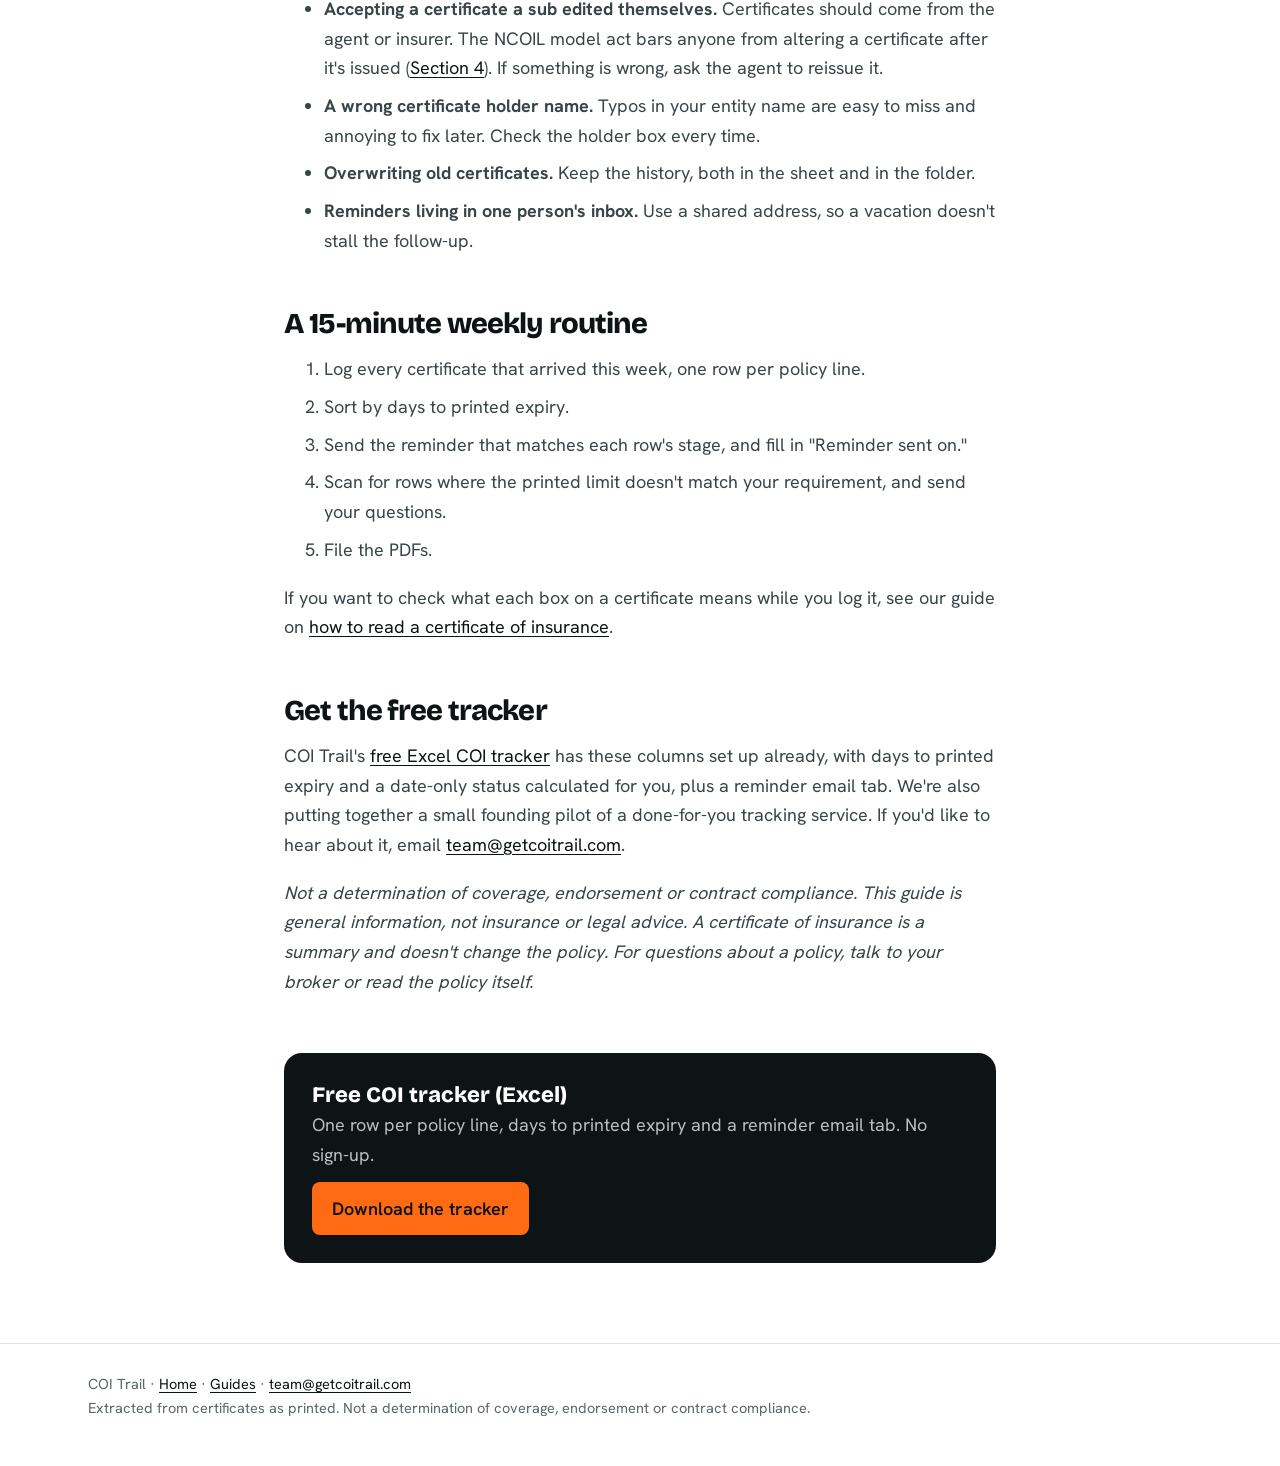
<file: guides/how-to-track-subcontractor-certificates-of-insurance/index.html>
<!doctype html>
<html lang="en"><head><meta charset="utf-8"><meta name="viewport" content="width=device-width,initial-scale=1">
<title>How to Track Subcontractor Certificates of Insurance | COI Trail</title><meta name="description" content="A practical process for tracking subcontractor COIs: what to log from each certificate, how to watch expiry dates, a reminder schedule, and mistakes to avoid.">
<link rel="canonical" href="https://coitrail.com/guides/how-to-track-subcontractor-certificates-of-insurance/"><meta property="og:title" content="How to Track Subcontractor Certificates of Insurance | COI Trail"><meta property="og:description" content="A practical process for tracking subcontractor COIs: what to log from each certificate, how to watch expiry dates, a reminder schedule, and mistakes to avoid."><meta property="og:type" content="article">
<link rel="preload" href="/fonts-v8/bricolage-grotesque-800.woff2" as="font" type="font/woff2" crossorigin>
<link rel="stylesheet" href="/fonts-v8/fonts.css"><style>
:root{--ink:#0E1416;--body:#3A4449;--muted:#5B666B;--line:#DDE2E4;--accent:#FF6A13;--page:#FFFFFF;--soft:#F4F6F7;
--font:"Hanken Grotesk",-apple-system,BlinkMacSystemFont,"Helvetica Neue",Arial,sans-serif;--display:"Bricolage Grotesque","Hanken Grotesk",sans-serif}
*{box-sizing:border-box}body{margin:0;background:var(--page);color:var(--body);font:400 18px/1.65 var(--font);-webkit-font-smoothing:antialiased}
a{color:var(--ink);text-underline-offset:3px}a:hover{color:#000}
:focus-visible{outline:3px solid #1F6FEB;outline-offset:2px;border-radius:4px}
.top{background:#0E1416}.top .w{display:flex;align-items:center;justify-content:space-between;height:64px;gap:20px}
.w{max-width:1200px;margin:0 auto;padding:0 48px}@media(max-width:760px){.w{padding:0 20px}}
.brand{display:inline-flex;align-items:center;gap:10px;color:#fff;text-decoration:none;font:800 20px var(--display);letter-spacing:-.03em}
.mark{width:26px;height:26px;border-radius:6px;background:var(--accent);display:grid;place-items:center}
.top nav{display:flex;gap:24px;align-items:center}.top nav a{color:#C3CCCF;text-decoration:none;font-size:15px}.top nav a:hover{color:#fff}
.top nav .cta{background:var(--accent);color:#0E1416;font-weight:600;padding:9px 16px;border-radius:8px}
@media(max-width:700px){.top nav a.opt{display:none}}
main{max-width:760px;margin:0 auto;padding:64px 24px 40px}
.crumb{font-size:15px;color:var(--muted);margin-bottom:18px}.crumb a{color:var(--muted)}
h1,h2,h3{color:var(--ink);font-family:var(--display);letter-spacing:-.03em}
h1{font-weight:800;font-size:clamp(34px,1.4rem + 2.4vw,54px);line-height:1.04;margin:0 0 24px}
h2{font-weight:800;font-size:clamp(24px,1rem + 1vw,32px);line-height:1.15;margin:52px 0 14px}
h3{font-weight:700;font-size:21px;margin:32px 0 8px;letter-spacing:-.02em}
p,ul,ol{margin:0 0 18px}li{margin-bottom:8px}
table{width:100%;border-collapse:collapse;margin:8px 0 26px;font-size:16px;display:block;overflow-x:auto}
th,td{text-align:left;padding:10px 12px;border-bottom:1px solid var(--line);vertical-align:top}
th{font-weight:600;color:var(--ink);background:var(--soft)}
blockquote,pre{margin:0 0 22px;padding:18px 20px;background:var(--soft);border-left:4px solid var(--accent);border-radius:6px;font-size:16.5px}
blockquote p:last-child{margin:0}code{font-size:.9em;background:var(--soft);padding:1px 5px;border-radius:4px}
.end{margin-top:56px;padding:28px;border-radius:18px;background:#0E1416;color:#B6C0C4}
.end a{color:#fff}.end .btn{display:inline-block;margin-top:12px;background:var(--accent);color:#0E1416;font-weight:600;text-decoration:none;padding:12px 20px;border-radius:8px}
footer{border-top:1px solid var(--line);margin-top:40px;padding:28px 0 48px;font-size:14.5px;color:var(--muted)}
.list a{display:block;padding:22px 0;border-bottom:1px solid var(--line);text-decoration:none}
.list b{display:block;color:var(--ink);font:800 24px/1.2 var(--display);letter-spacing:-.025em}.list span{color:var(--body)}
</style><script type="application/ld+json">{"@context": "https://schema.org", "@type": "Article", "headline": "How to Track Subcontractor Certificates of Insurance", "description": "A practical process for tracking subcontractor COIs: what to log from each certificate, how to watch expiry dates, a reminder schedule, and mistakes to avoid.", "url": "https://coitrail.com/guides/how-to-track-subcontractor-certificates-of-insurance/", "publisher": {"@type": "Organization", "name": "COI Trail", "url": "https://coitrail.com/"}}</script></head>
<body><header class="top"><div class="w"><a class="brand" href="/"><span class="mark" aria-hidden="true"><svg width="15" height="15" viewBox="0 0 18 18" fill="none"><rect x="3" y="2" width="12" height="14" rx="1.5" stroke="#0E1416" stroke-width="1.9"/><path d="M6 6h6M6 9h6M6 12h3.5" stroke="#0E1416" stroke-width="1.9" stroke-linecap="round"/></svg></span>COI Trail</a>
<nav aria-label="Primary"><a class="opt" href="/#demo">Demo</a><a href="/guides/">Guides</a><a class="opt" href="/#tracker">Free tracker</a><a class="cta" href="/#contact">Contact</a></nav></div></header>
<main><div class="crumb"><a href="/guides/">Guides</a></div><article>
  <h1>How to Track Subcontractor Certificates of Insurance</h1>

  <p>If you run a small commercial GC shop, you probably collect certificates of insurance (COIs) from every sub before they start. The hard part isn't getting the first one. It's keeping track of what each certificate says, noticing when the printed dates run out, and getting a fresh one before the next pay app or the next mobilization.</p>

  <p>This guide walks through a simple process you can run in a spreadsheet: what to log, how to watch expiry dates, when to send reminders, and the mistakes that cause the most rework.</p>

  <p><strong>Before you start:</strong> a certificate of insurance is a summary. It doesn't change the policy it describes, and it doesn't give anyone rights the policy itself doesn't give. The model law adopted by the National Conference of Insurance Legislators says exactly that (<a href="https://ncoil.org/wp-content/uploads/2025/12/Certificates-Model-re-adopted-7-16-22.pdf" rel="noopener" target="_blank">NCOIL Certificates of Insurance Model Act</a>). Tracking certificates means recording what they print and watching dates. Questions about what a policy actually does go to your broker, or to the policy and its endorsements.</p>

  <h2>Step 1: Write down what you ask each sub for</h2>
  <p>You can't tell whether a certificate matches what you asked for if the request was never written down. For each subcontract, keep a short list of the insurance items your contract asks for: policy lines (general liability, auto, umbrella or excess, workers' compensation, anything else), the limits, and any wording your contract asks to see on the certificate, such as your company being named as an additional insured.</p>
  <p>Those requirements come from your contracts, owner agreements and broker, not from a tracker or from us. If you're not sure what to ask for, talk to your broker or attorney.</p>

  <h2>Step 2: Request the certificate before the sub starts</h2>
  <p>Ask for the certificate at signing, and before anyone sets foot on site. When you ask, tell the sub:</p>
  <ul>
    <li><strong>Your exact certificate holder name and address</strong>, written the way you want it printed.</li>
    <li><strong>The project name or address</strong>, if you want it in the description box.</li>
    <li><strong>Where to send it</strong>: one shared inbox, not a project manager's personal email.</li>
    <li><strong>Any endorsements you want copies of.</strong> The certificate can only point to an endorsement. If your contract calls for one, ask for a copy of the endorsement itself.</li>
  </ul>
  <p>The sub will usually pass your request to their insurance agent, who issues the certificate. If something on it is wrong, the fix comes from that agent (shown in the "Producer" box), not from the sub editing the PDF.</p>

  <h2>Step 3: Log one row per policy line</h2>
  <p>A single certificate often lists four or five policies, each with its own dates. If you log one row per certificate, you'll miss the auto policy that renews in March while the general liability runs through August. Log <strong>one row per policy line</strong> instead.</p>
  <p>Here's what to record from each certificate, exactly as printed:</p>
  <table>
    <thead>
      <tr><th>Field</th><th>Where it comes from</th><th>Why log it</th></tr>
    </thead>
    <tbody>
      <tr><td>Subcontractor (named insured)</td><td>Insured box</td><td>Should match the legal entity on your subcontract</td></tr>
      <tr><td>Trade</td><td>Your records</td><td>Lets you sort and filter by scope</td></tr>
      <tr><td>Sub contact email</td><td>Your records</td><td>Where reminders go</td></tr>
      <tr><td>Policy line</td><td>Type of insurance column</td><td>GL, Auto, Umbrella, WC, Other</td></tr>
      <tr><td>Insurer (as printed)</td><td>Insurer A-F list, matched by letter</td><td>Tells you which company issued each policy</td></tr>
      <tr><td>Policy number</td><td>Policy number column</td><td>A changed number usually means a renewal or a new policy</td></tr>
      <tr><td>Effective date</td><td>Policy effective column</td><td>Start of the printed policy period</td></tr>
      <tr><td>Printed expiry date</td><td>Policy expiration column</td><td>The date you track</td></tr>
      <tr><td>Your requirement</td><td>Your contract</td><td>What you asked for, in your own words</td></tr>
      <tr><td>Printed limit</td><td>Limits column</td><td>What the certificate prints, side by side with your requirement</td></tr>
      <tr><td>Date certificate received</td><td>Your inbox</td><td>Shows when you had a current copy on file</td></tr>
      <tr><td>Reminder sent on</td><td>Your records</td><td>Stops double-chasing and shows follow-up history</td></tr>
      <tr><td>Notes</td><td>You</td><td>Questions you sent to the sub or broker, and the answers</td></tr>
    </tbody>
  </table>
  <p>Keep two columns separate: "Your requirement" (what you typed from the contract) and "Printed limit" (what the certificate says). Putting them side by side makes a mismatch obvious. When they don't match, don't try to interpret it. Email the sub, copy their agent, and log the question in Notes. If it matters to your contract, check with your broker.</p>

  <h2>Step 4: File the PDF where you can find it</h2>
  <p>Save every certificate, and every endorsement copy you receive, in one shared folder with a consistent name, for example <code>SubName_2026-10-29_COI.pdf</code>. Use the date you received it. Save each renewal as a new file rather than overwriting the old one, so you keep a history of what you had on file and when.</p>

  <h2>Step 5: Track printed expiry dates, not certificates</h2>
  <p>A certificate shows information as of the date it was issued. A policy can be cancelled or changed after that, and the certificate won't update itself. All a tracker can do honestly is compare the <em>printed</em> expiry date with today's date. Track it that way, and label it that way.</p>
  <p>In a spreadsheet, add a "Days to printed expiry" column (<code>=PrintedExpiry - TODAY()</code>) and a simple status column based only on dates:</p>
  <ul>
    <li><strong>Current</strong>: printed expiry is more than your reminder window away.</li>
    <li><strong>Expiring soon</strong>: inside your reminder window (for example, 30 days).</li>
    <li><strong>Past printed expiry</strong>: the date has passed and you haven't logged a newer certificate.</li>
  </ul>
  <p>That status says nothing about whether a policy is in force or whether it matches your contract. It's a to-do list. Sort by days to printed expiry once a week, and you know who to chase.</p>

  <h2>Step 6: Send reminders on a fixed schedule</h2>
  <p>Your sub and their agent need time to answer, so your request has to reach the right person early. A fixed schedule keeps you from chasing everything at the last minute. Some tracking tools use 30 days, 7 days and the expiry date itself as reminder points (<a href="https://help.buildpass.ai/en/articles/10344472-do-subcontractors-get-a-notification-when-insurances-are-expiring" rel="noopener" target="_blank">Buildpass help article</a>). A cadence that works well for a small office:</p>
  <table>
    <thead>
      <tr><th>When</th><th>What to send</th></tr>
    </thead>
    <tbody>
      <tr><td>30 days before printed expiry</td><td>A friendly heads-up asking for the renewed certificate</td></tr>
      <tr><td>14 days before</td><td>A second request, copied to the agent in the Producer box</td></tr>
      <tr><td>On the printed expiry date</td><td>A note that your file now shows a past date</td></tr>
      <tr><td>7 days after</td><td>A final follow-up, plus whatever your subcontract says happens next</td></tr>
    </tbody>
  </table>
  <p>We've written <a href="/guides/coi-expiration-reminder-email-templates/">ready-to-copy reminder emails</a> for each step. What happens when a certificate isn't on file is set by your subcontract, so have your reminders point to it. Your attorney can tell you what it allows.</p>

  <h2>Step 7: When the renewal arrives, add a new row</h2>
  <p>Log the renewed certificate as new rows. Mark the old rows as replaced in Notes rather than deleting them. Compare the insurer, policy number, limits and named insured with the last certificate. If anything changed, check it against your requirement column and ask questions where needed.</p>

  <h2>Common mistakes</h2>
  <ul>
    <li><strong>Tracking one date per sub.</strong> Policies on the same certificate can expire on different dates. Track each line.</li>
    <li><strong>Treating a checked box as the endorsement.</strong> A mark in the additional insured or subrogation column is a note on a summary. The certificate itself says it doesn't replace an endorsement. Ask for the endorsement if your contract calls for it, and take any questions about it to your broker.</li>
    <li><strong>Accepting a certificate a sub edited themselves.</strong> Certificates should come from the agent or insurer. The NCOIL model act bars anyone from altering a certificate after it's issued (<a href="https://ncoil.org/wp-content/uploads/2025/12/Certificates-Model-re-adopted-7-16-22.pdf" rel="noopener" target="_blank">Section 4</a>). If something is wrong, ask the agent to reissue it.</li>
    <li><strong>A wrong certificate holder name.</strong> Typos in your entity name are easy to miss and annoying to fix later. Check the holder box every time.</li>
    <li><strong>Overwriting old certificates.</strong> Keep the history, both in the sheet and in the folder.</li>
    <li><strong>Reminders living in one person's inbox.</strong> Use a shared address, so a vacation doesn't stall the follow-up.</li>
  </ul>

  <h2>A 15-minute weekly routine</h2>
  <ol>
    <li>Log every certificate that arrived this week, one row per policy line.</li>
    <li>Sort by days to printed expiry.</li>
    <li>Send the reminder that matches each row's stage, and fill in "Reminder sent on."</li>
    <li>Scan for rows where the printed limit doesn't match your requirement, and send your questions.</li>
    <li>File the PDFs.</li>
  </ol>
  <p>If you want to check what each box on a certificate means while you log it, see our guide on <a href="/guides/how-to-read-a-certificate-of-insurance/">how to read a certificate of insurance</a>.</p>

  <h2>Get the free tracker</h2>
  <p>COI Trail's <a href="/coi-tracker-template.xlsx" download>free Excel COI tracker</a> has these columns set up already, with days to printed expiry and a date-only status calculated for you, plus a reminder email tab. We're also putting together a small founding pilot of a done-for-you tracking service. If you'd like to hear about it, email <a href="mailto:team@getcoitrail.com">team@getcoitrail.com</a>.</p>

  <p><em>Not a determination of coverage, endorsement or contract compliance. This guide is general information, not insurance or legal advice. A certificate of insurance is a summary and doesn't change the policy. For questions about a policy, talk to your broker or read the policy itself.</em></p>
</article><div class="end"><b style="color:#fff;font:800 22px var(--display)">Free COI tracker (Excel)</b><br>One row per policy line, days to printed expiry and a reminder email tab. No sign-up.<br><a class="btn" href="/coi-tracker-template.xlsx" download>Download the tracker</a></div></main>
<footer><div class="w">COI Trail · <a href="/">Home</a> · <a href="/guides/">Guides</a> · <a href="mailto:team@getcoitrail.com">team@getcoitrail.com</a><br>Extracted from certificates as printed. Not a determination of coverage, endorsement or contract compliance.</div></footer>
</body></html>
</file>
<file: fonts-v8/fonts.css>
@font-face{font-family:'Bricolage Grotesque';src:url(bricolage-grotesque-600.woff2) format('woff2');font-weight:600;font-display:swap}
@font-face{font-family:'Bricolage Grotesque';src:url(bricolage-grotesque-700.woff2) format('woff2');font-weight:700;font-display:swap}
@font-face{font-family:'Bricolage Grotesque';src:url(bricolage-grotesque-800.woff2) format('woff2');font-weight:800;font-display:swap}
@font-face{font-family:'Hanken Grotesk';src:url(hanken-grotesk-400.woff2) format('woff2');font-weight:400;font-display:swap}
@font-face{font-family:'Hanken Grotesk';src:url(hanken-grotesk-500.woff2) format('woff2');font-weight:500;font-display:swap}
@font-face{font-family:'Hanken Grotesk';src:url(hanken-grotesk-600.woff2) format('woff2');font-weight:600;font-display:swap}
@font-face{font-family:'Hanken Grotesk';src:url(hanken-grotesk-700.woff2) format('woff2');font-weight:700;font-display:swap}
</file>
